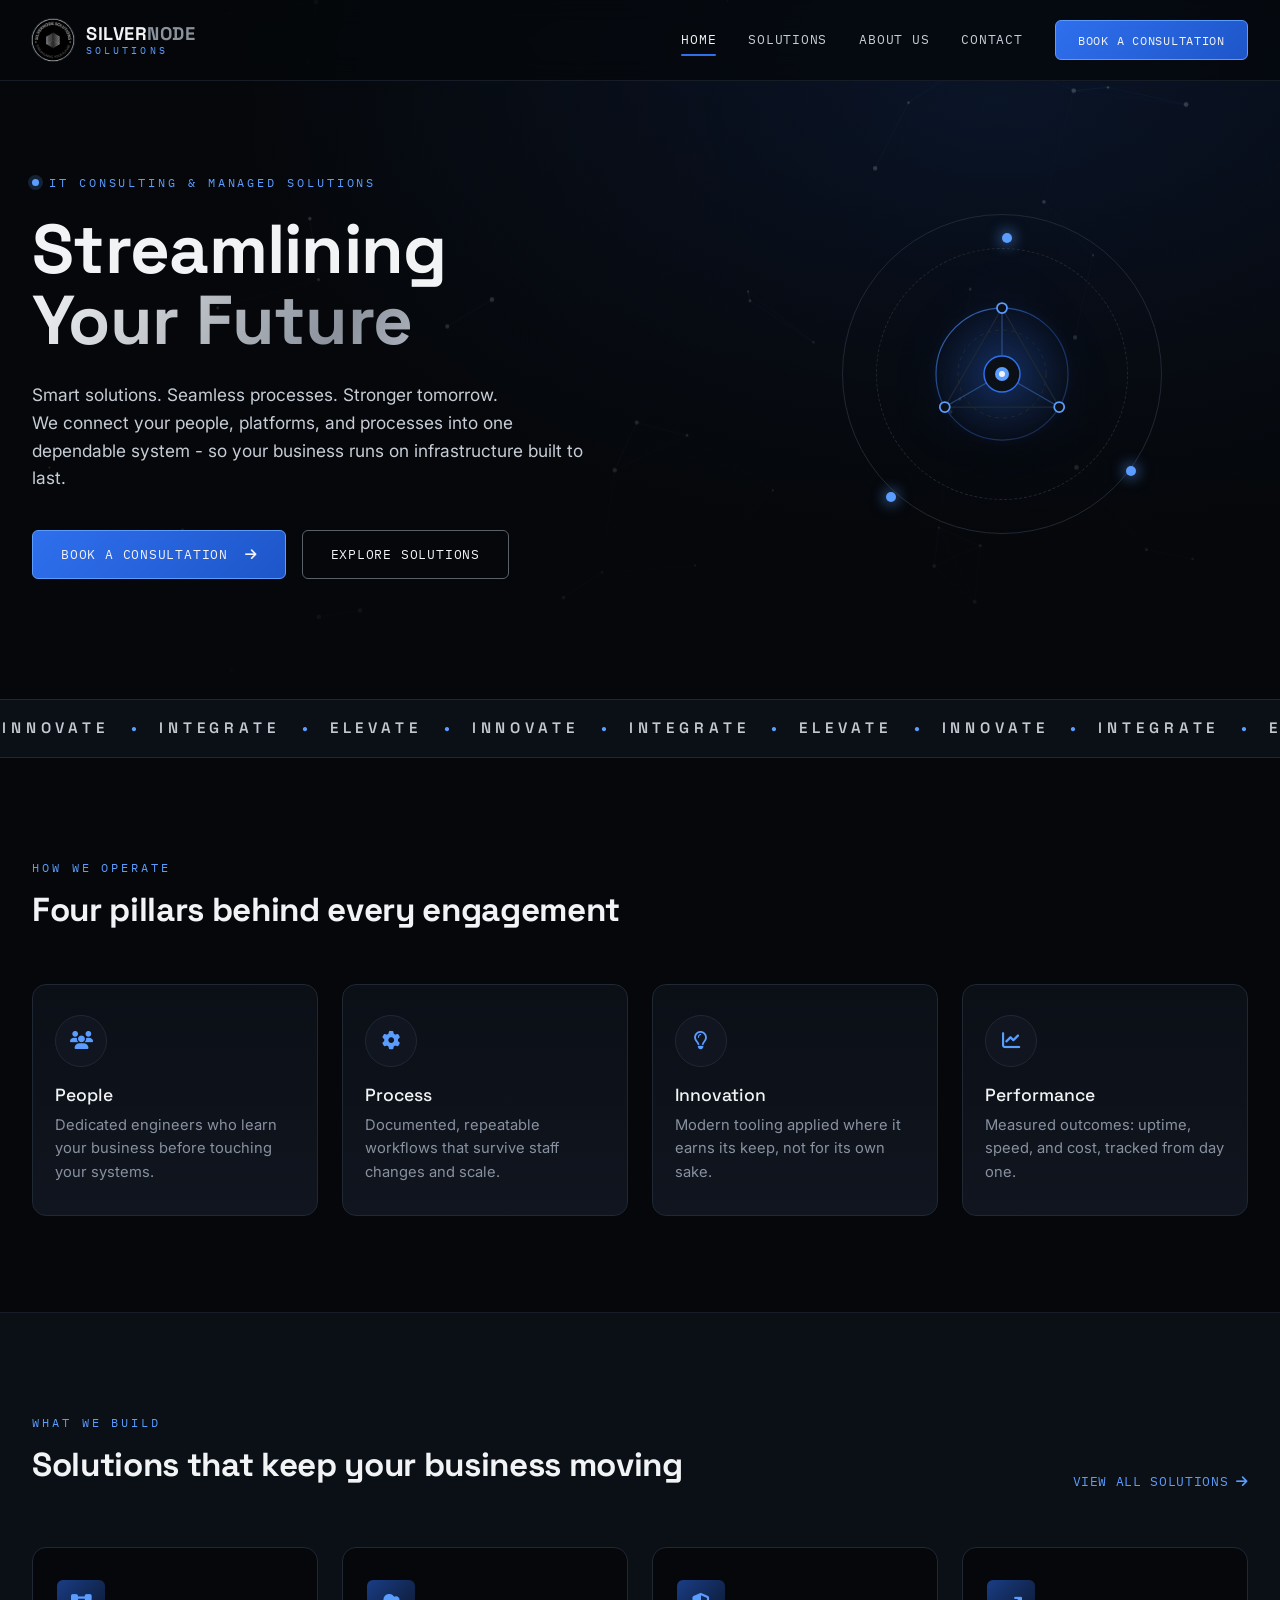
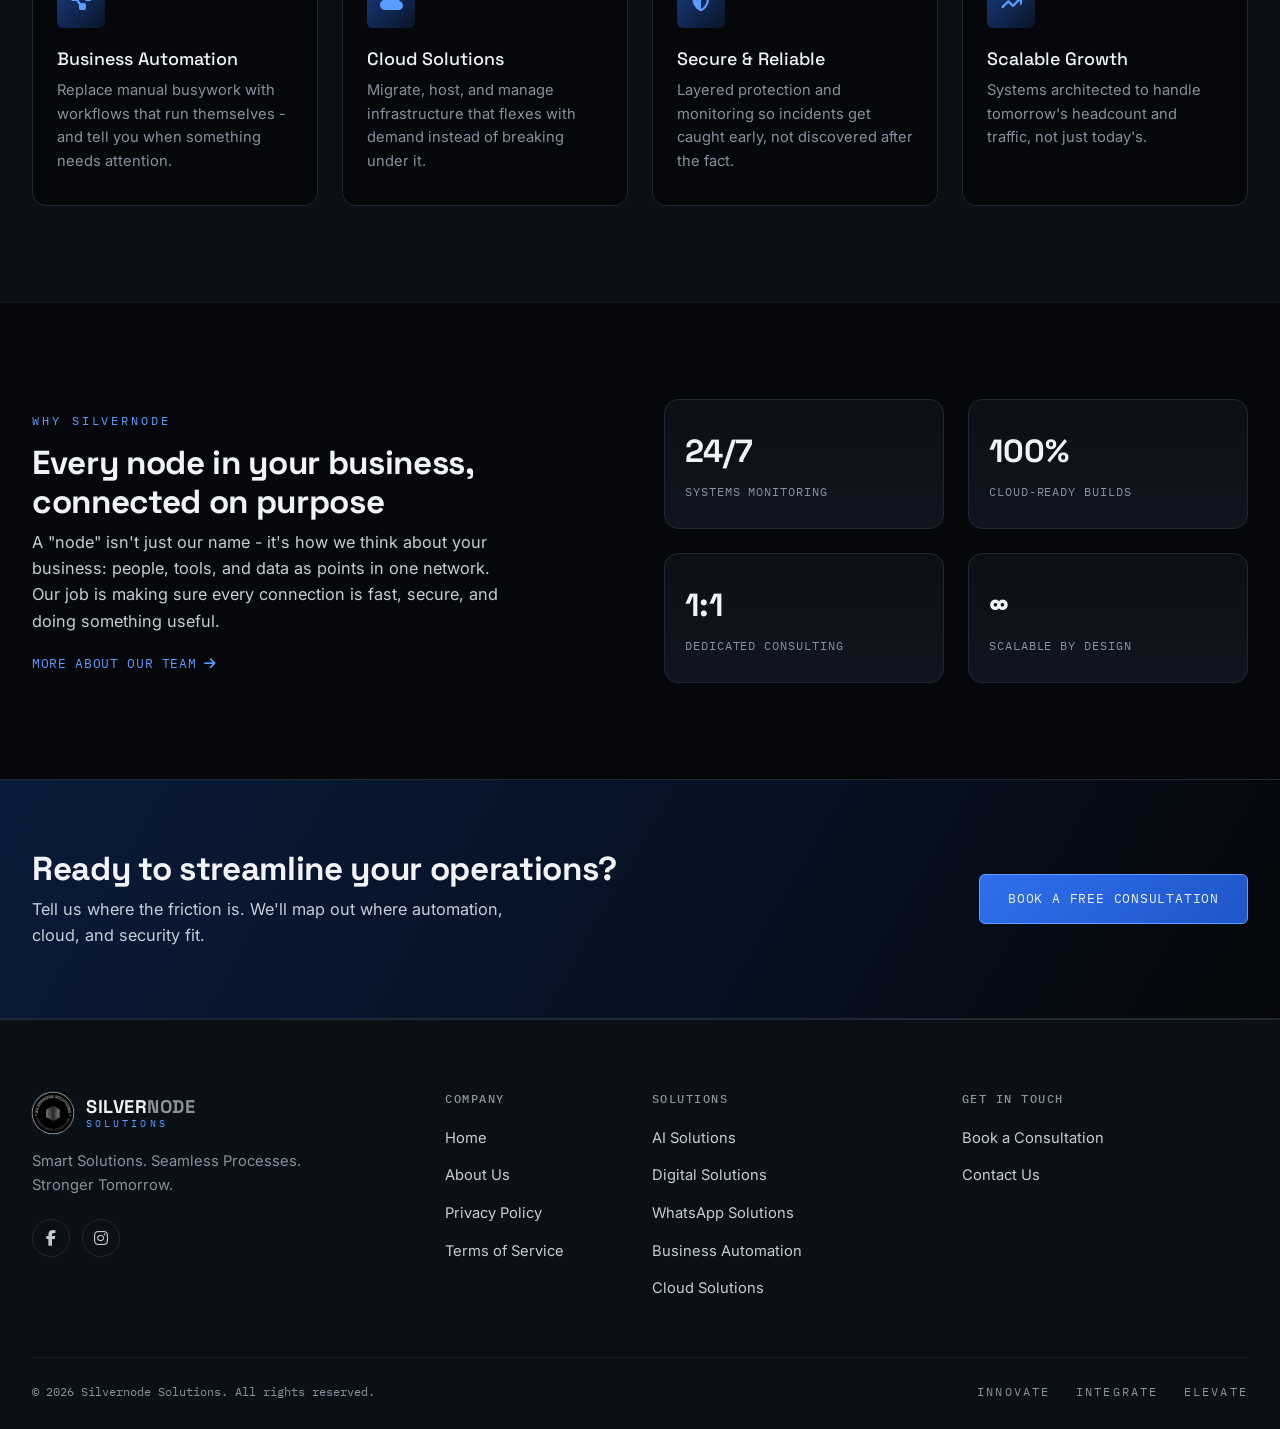
<file: index.html>
<!DOCTYPE html>
<html lang="en">
<head>
<meta charset="UTF-8" />
<meta name="viewport" content="width=device-width, initial-scale=1.0" />
<meta name="color-scheme" content="dark">
<title>Silvernode Solutions - Streamlining Your Future</title>
<meta name="description" content="Silvernode Solutions delivers business automation, cloud infrastructure, and secure, scalable systems built for growth." />

  <!-- Open Graph / LinkedIn Preview Tags -->
<meta property="og:type" content="website" />
<meta property="og:url" content="https://silvernodesolutions.com" />
<meta property="og:title" content="Silvernode Solutions - Streamlining Your Future" />
<meta property="og:description" content="Silvernode Solutions delivers business automation, cloud infrastructure, and secure, scalable systems built for growth." />
<meta property="og:image" content="https://silvernodesolutions.com/assets/logo.jpg" />
  
<!-- Bootstrap 5 -->
<link href="https://cdnjs.cloudflare.com/ajax/libs/bootstrap/5.3.3/css/bootstrap.min.css" rel="stylesheet">
<!-- Icons -->
<link rel="stylesheet" href="https://cdnjs.cloudflare.com/ajax/libs/font-awesome/6.5.2/css/all.min.css">
<!-- Fonts -->
<link rel="preconnect" href="https://fonts.googleapis.com">
<link href="https://fonts.googleapis.com/css2?family=Space+Grotesk:wght@400;500;600;700&family=Inter:wght@400;500;600&family=IBM+Plex+Mono:wght@400;500&display=swap" rel="stylesheet">

<link rel="stylesheet" href="css/style.css">
<link rel="icon" type="image/png" href="/assets/favicon.png">
</head>
<body>

<!-- ================= NAV ================= -->
<nav class="sn-nav navbar navbar-expand-lg fixed-top">
  <div class="container">
    <a class="navbar-brand sn-brand" href="/">
      <img src="assets/logo.jpg" alt="Silvernode Solutions" class="sn-brand-mark">
      <span class="sn-brand-text">
        <span class="sn-brand-silver">SILVER<span class="sn-brand-grey">NODE</span></span>
        <span class="sn-brand-sub">SOLUTIONS</span>
      </span>
    </a>
    <button class="navbar-toggler" type="button" data-bs-toggle="collapse" data-bs-target="#snNavbar" aria-label="Toggle navigation">
      <span class="sn-toggler-icon"><i class="fa-solid fa-bars"></i></span>
    </button>
    <div class="collapse navbar-collapse" id="snNavbar">
      <ul class="navbar-nav ms-auto align-items-lg-center">
        <li class="nav-item"><a class="nav-link active" href="/">Home</a></li>
        <li class="nav-item"><a class="nav-link" href="/solutions">Solutions</a></li>

        <li class="nav-item"><a class="nav-link" href="/about">About Us</a></li>
        <li class="nav-item"><a class="nav-link" href="/contact">Contact</a></li>
        <li class="nav-item ms-lg-3">
          <a class="btn sn-btn-primary" href="/consultation">Book a Consultation</a>
        </li>
      </ul>
    </div>
  </div>
</nav>

<!-- ================= HERO ================= -->
<header class="sn-hero">
  <canvas id="snNodeCanvas" class="sn-node-canvas" aria-hidden="true"></canvas>
  <div class="sn-hero-fade"></div>

  <div class="container position-relative">
    <div class="row align-items-center">
      <div class="col-lg-7">
        <p class="sn-eyebrow"><span class="sn-eyebrow-dot"></span>IT CONSULTING &amp; MANAGED SOLUTIONS</p>
        <h1 class="sn-h1">
          <span class="sn-h1-line1">Streamlining</span>
          <span class="sn-h1-line2">Your Future</span>
        </h1>
        <p class="sn-lede">Smart solutions. Seamless processes. Stronger tomorrow.<br class="d-none d-md-block">
        We connect your people, platforms, and processes into one dependable system - so your business runs on infrastructure built to last.</p>
        <div class="d-flex flex-wrap gap-3 sn-hero-ctas">
          <a href="/consultation" class="btn sn-btn-primary sn-btn-lg">Book a Consultation <i class="fa-solid fa-arrow-right ms-2"></i></a>
          <a href="/solutions" class="btn sn-btn-outline sn-btn-lg">Explore Solutions</a>
        </div>
      </div>
      <div class="col-lg-5 d-none d-lg-flex justify-content-center">
        <div class="sn-hero-node" aria-hidden="true">
          <div class="sn-hero-ring sn-hero-ring-1"></div>
          <div class="sn-hero-ring sn-hero-ring-2"></div>
          <svg class="sn-node-hub" viewBox="0 0 180 180" width="180" height="180" fill="none" xmlns="http://www.w3.org/2000/svg">
            <defs>
              <linearGradient id="snHubRingGrad" x1="24" y1="20" x2="156" y2="160" gradientUnits="userSpaceOnUse">
                <stop offset="0%" stop-color="#5b9dff" stop-opacity="0.75" />
                <stop offset="50%" stop-color="#2f6fed" stop-opacity="0.35" />
                <stop offset="100%" stop-color="#202834" stop-opacity="0.8" />
              </linearGradient>
              <radialGradient id="snHubGlow" cx="50%" cy="50%" r="50%">
                <stop offset="0%" stop-color="#2f6fed" stop-opacity="0.24" />
                <stop offset="100%" stop-color="#2f6fed" stop-opacity="0" />
              </radialGradient>
            </defs>

            <!-- Ambient signal glow -->
            <circle cx="90" cy="90" r="76" fill="url(#snHubGlow)" />

            <!-- Precision outer & inner orbital tracks -->
            <circle cx="90" cy="90" r="66" stroke="url(#snHubRingGrad)" stroke-width="1.25" />
            <circle cx="90" cy="90" r="44" stroke="#202834" stroke-width="1" stroke-dasharray="4 4" />

            <!-- Interconnected network links -->
            <line x1="90" y1="24" x2="147.2" y2="123" stroke="#202834" stroke-width="1.25" />
            <line x1="147.2" y1="123" x2="32.8" y2="123" stroke="#202834" stroke-width="1.25" />
            <line x1="32.8" y1="123" x2="90" y2="24" stroke="#202834" stroke-width="1.25" />

            <!-- Radial lines to core node -->
            <line x1="90" y1="24" x2="90" y2="90" stroke="#5b9dff" stroke-opacity="0.35" stroke-width="1.25" />
            <line x1="147.2" y1="123" x2="90" y2="90" stroke="#5b9dff" stroke-opacity="0.35" stroke-width="1.25" />
            <line x1="32.8" y1="123" x2="90" y2="90" stroke="#5b9dff" stroke-opacity="0.35" stroke-width="1.25" />

            <!-- Three perimeter nodes -->
            <circle cx="90" cy="24" r="5" fill="#0b0f16" stroke="#5b9dff" stroke-width="1.75" />
            <circle cx="147.2" cy="123" r="5" fill="#0b0f16" stroke="#5b9dff" stroke-width="1.75" />
            <circle cx="32.8" cy="123" r="5" fill="#0b0f16" stroke="#5b9dff" stroke-width="1.75" />

            <!-- Central Silvernode core -->
            <circle cx="90" cy="90" r="18" fill="#0b0f16" stroke="#2f6fed" stroke-width="1.5" />
            <circle cx="90" cy="90" r="7" fill="#5b9dff" />
            <circle cx="90" cy="90" r="3" fill="#f1f3f5" />
          </svg>
          <span class="sn-orbit-node sn-orbit-node-a"></span>
          <span class="sn-orbit-node sn-orbit-node-b"></span>
          <span class="sn-orbit-node sn-orbit-node-c"></span>
        </div>
      </div>
    </div>
  </div>
</header>

<!-- ================= MARQUEE ================= -->
<div class="sn-marquee">
  <div class="sn-marquee-track">
    <div class="sn-marquee-group">
      <span>INNOVATE</span><span class="sn-marquee-dot">•</span>
      <span>INTEGRATE</span><span class="sn-marquee-dot">•</span>
      <span>ELEVATE</span><span class="sn-marquee-dot">•</span>
      <span>INNOVATE</span><span class="sn-marquee-dot">•</span>
      <span>INTEGRATE</span><span class="sn-marquee-dot">•</span>
      <span>ELEVATE</span><span class="sn-marquee-dot">•</span>
      <span>INNOVATE</span><span class="sn-marquee-dot">•</span>
      <span>INTEGRATE</span><span class="sn-marquee-dot">•</span>
      <span>ELEVATE</span><span class="sn-marquee-dot">•</span>
      <span>INNOVATE</span><span class="sn-marquee-dot">•</span>
      <span>INTEGRATE</span><span class="sn-marquee-dot">•</span>
      <span>ELEVATE</span><span class="sn-marquee-dot">•</span>
    </div>
    <div class="sn-marquee-group" aria-hidden="true">
      <span>INNOVATE</span><span class="sn-marquee-dot">•</span>
      <span>INTEGRATE</span><span class="sn-marquee-dot">•</span>
      <span>ELEVATE</span><span class="sn-marquee-dot">•</span>
      <span>INNOVATE</span><span class="sn-marquee-dot">•</span>
      <span>INTEGRATE</span><span class="sn-marquee-dot">•</span>
      <span>ELEVATE</span><span class="sn-marquee-dot">•</span>
      <span>INNOVATE</span><span class="sn-marquee-dot">•</span>
      <span>INTEGRATE</span><span class="sn-marquee-dot">•</span>
      <span>ELEVATE</span><span class="sn-marquee-dot">•</span>
      <span>INNOVATE</span><span class="sn-marquee-dot">•</span>
      <span>INTEGRATE</span><span class="sn-marquee-dot">•</span>
      <span>ELEVATE</span><span class="sn-marquee-dot">•</span>
    </div>
  </div>
</div>

<!-- ================= PILLARS ================= -->
<section class="sn-section sn-pillars">
  <div class="container">
    <div class="sn-section-head">
      <p class="sn-eyebrow sn-eyebrow-static">HOW WE OPERATE</p>
      <h2 class="sn-h2">Four pillars behind every engagement</h2>
    </div>
    <div class="row g-4">
      <div class="col-6 col-lg-3">
        <div class="sn-pillar">
          <div class="sn-pillar-icon"><i class="fa-solid fa-users"></i></div>
          <h3>People</h3>
          <p>Dedicated engineers who learn your business before touching your systems.</p>
        </div>
      </div>
      <div class="col-6 col-lg-3">
        <div class="sn-pillar">
          <div class="sn-pillar-icon"><i class="fa-solid fa-gear"></i></div>
          <h3>Process</h3>
          <p>Documented, repeatable workflows that survive staff changes and scale.</p>
        </div>
      </div>
      <div class="col-6 col-lg-3">
        <div class="sn-pillar">
          <div class="sn-pillar-icon"><i class="fa-regular fa-lightbulb"></i></div>
          <h3>Innovation</h3>
          <p>Modern tooling applied where it earns its keep, not for its own sake.</p>
        </div>
      </div>
      <div class="col-6 col-lg-3">
        <div class="sn-pillar">
          <div class="sn-pillar-icon"><i class="fa-solid fa-chart-line"></i></div>
          <h3>Performance</h3>
          <p>Measured outcomes: uptime, speed, and cost, tracked from day one.</p>
        </div>
      </div>
    </div>
  </div>
</section>

<!-- ================= SOLUTIONS PREVIEW ================= -->
<section class="sn-section sn-solutions">
  <div class="container">
    <div class="sn-section-head sn-section-head-split">
      <div>
        <p class="sn-eyebrow sn-eyebrow-static">WHAT WE BUILD</p>
        <h2 class="sn-h2">Solutions that keep your business moving</h2>
      </div>
      <a href="/solutions" class="sn-textlink d-none d-md-inline-flex">View all solutions <i class="fa-solid fa-arrow-right ms-2"></i></a>
    </div>

    <div class="row g-4">
      <div class="col-md-6 col-xl-3">
        <div class="sn-card">
          <div class="sn-card-icon"><i class="fa-solid fa-diagram-project"></i></div>
          <h3>Business Automation</h3>
          <p>Replace manual busywork with workflows that run themselves - and tell you when something needs attention.</p>
        </div>
      </div>
      <div class="col-md-6 col-xl-3">
        <div class="sn-card">
          <div class="sn-card-icon"><i class="fa-solid fa-cloud"></i></div>
          <h3>Cloud Solutions</h3>
          <p>Migrate, host, and manage infrastructure that flexes with demand instead of breaking under it.</p>
        </div>
      </div>
      <div class="col-md-6 col-xl-3">
        <div class="sn-card">
          <div class="sn-card-icon"><i class="fa-solid fa-shield-halved"></i></div>
          <h3>Secure &amp; Reliable</h3>
          <p>Layered protection and monitoring so incidents get caught early, not discovered after the fact.</p>
        </div>
      </div>
      <div class="col-md-6 col-xl-3">
        <div class="sn-card">
          <div class="sn-card-icon"><i class="fa-solid fa-arrow-trend-up"></i></div>
          <h3>Scalable Growth</h3>
          <p>Systems architected to handle tomorrow's headcount and traffic, not just today's.</p>
        </div>
      </div>
    </div>
  </div>
</section>

<!-- ================= ABOUT / QUOTE BAND ================= -->
<section class="sn-section sn-about-band">
  <div class="container">
    <div class="row align-items-center g-5">
      <div class="col-lg-6">
        <p class="sn-eyebrow sn-eyebrow-static">WHY SILVERNODE</p>
        <h2 class="sn-h2">Every node in your business, connected on purpose</h2>
        <p class="sn-body-lg">A "node" isn't just our name - it's how we think about your business: people, tools, and data as points in one network. Our job is making sure every connection is fast, secure, and doing something useful.</p>
        <a href="/about" class="sn-textlink">More about our team <i class="fa-solid fa-arrow-right ms-2"></i></a>
      </div>
      <div class="col-lg-6">
        <div class="row g-4">
          <div class="col-6">
            <div class="sn-stat">
              <span class="sn-stat-num">24/7</span>
              <span class="sn-stat-label">Systems Monitoring</span>
            </div>
          </div>
          <div class="col-6">
            <div class="sn-stat">
              <span class="sn-stat-num">100%</span>
              <span class="sn-stat-label">Cloud-Ready Builds</span>
            </div>
          </div>
          <div class="col-6">
            <div class="sn-stat">
              <span class="sn-stat-num">1:1</span>
              <span class="sn-stat-label">Dedicated Consulting</span>
            </div>
          </div>
          <div class="col-6">
            <div class="sn-stat">
              <span class="sn-stat-num">&infin;</span>
              <span class="sn-stat-label">Scalable by Design</span>
            </div>
          </div>
        </div>
      </div>
    </div>
  </div>
</section>

<!-- ================= CTA BAND ================= -->
<section class="sn-cta-band">
  <div class="container">
    <div class="sn-cta-inner">
      <div>
        <h2 class="sn-h2 mb-2">Ready to streamline your operations?</h2>
        <p class="sn-body-lg mb-0">Tell us where the friction is. We'll map out where automation, cloud, and security fit.</p>
      </div>
      <a href="/consultation" class="btn sn-btn-primary sn-btn-lg flex-shrink-0">Book a Free Consultation</a>
    </div>
  </div>
</section>

<!-- ================= FOOTER ================= -->
<footer class="sn-footer">
  <div class="container">
    <div class="row g-4">
      <div class="col-lg-4">
        <a class="sn-brand sn-footer-brand" href="/">
          <img src="/assets/logo.jpg" alt="Silvernode Solutions" class="sn-brand-mark">
          <span class="sn-brand-text">
            <span class="sn-brand-silver">SILVER<span class="sn-brand-grey">NODE</span></span>
            <span class="sn-brand-sub">SOLUTIONS</span>
          </span>
        </a>
        <p class="sn-footer-tag">Smart Solutions. Seamless Processes. Stronger Tomorrow.</p>
        <div class="sn-social">
          <a href="https://www.facebook.com/groups/1242456967218018/user/61590577081690/" target="_blank" rel="noopener" aria-label="Silvernode Solutions on Facebook"><i class="fa-brands fa-facebook-f"></i></a>
          <a href="https://www.instagram.com/silvernodesolutions/" target="_blank" rel="noopener" aria-label="Silvernode Solutions on Instagram"><i class="fa-brands fa-instagram"></i></a>
        </div>
      </div>
      <div class="col-6 col-lg-2">
        <h4 class="sn-footer-head">Company</h4>
        <ul class="sn-footer-links">
          <li><a href="/">Home</a></li>
          <li><a href="/about">About Us</a></li>
          <li><a href="/privacy-policy/">Privacy Policy</a></li>
          <li><a href="/terms-of-service/">Terms of Service</a></li>
        </ul>
      </div>
      <div class="col-6 col-lg-3">
        <h4 class="sn-footer-head">Solutions</h4>
        <ul class="sn-footer-links">
          <li><a href="/solutions#tab-ai">AI Solutions</a></li>
          <li><a href="/solutions#tab-digital">Digital Solutions</a></li>
          <li><a href="/solutions#tab-whatsapp">WhatsApp Solutions</a></li>
          <li><a href="/solutions#tab-automation">Business Automation</a></li>
          <li><a href="/solutions#tab-cloud">Cloud Solutions</a></li>
        </ul>
      </div>
      <div class="col-lg-3">
        <h4 class="sn-footer-head">Get in touch</h4>
        <ul class="sn-footer-links">
          <li><a href="/consultation">Book a Consultation</a></li>
          <li><a href="/contact">Contact Us</a></li>
        </ul>
      </div>
    </div>
    <div class="sn-footer-bottom">
      <span>&copy; <span id="snYear"></span> Silvernode Solutions. All rights reserved.</span>
      <span class="sn-footer-motto">INNOVATE <i class="sn-dot"></i> INTEGRATE <i class="sn-dot"></i> ELEVATE</span>
    </div>
  </div>
</footer>

<script src="https://cdnjs.cloudflare.com/ajax/libs/bootstrap/5.3.3/js/bootstrap.bundle.min.js"></script>
<script src="/js/script.js"></script>
</body>
</html>
</file>
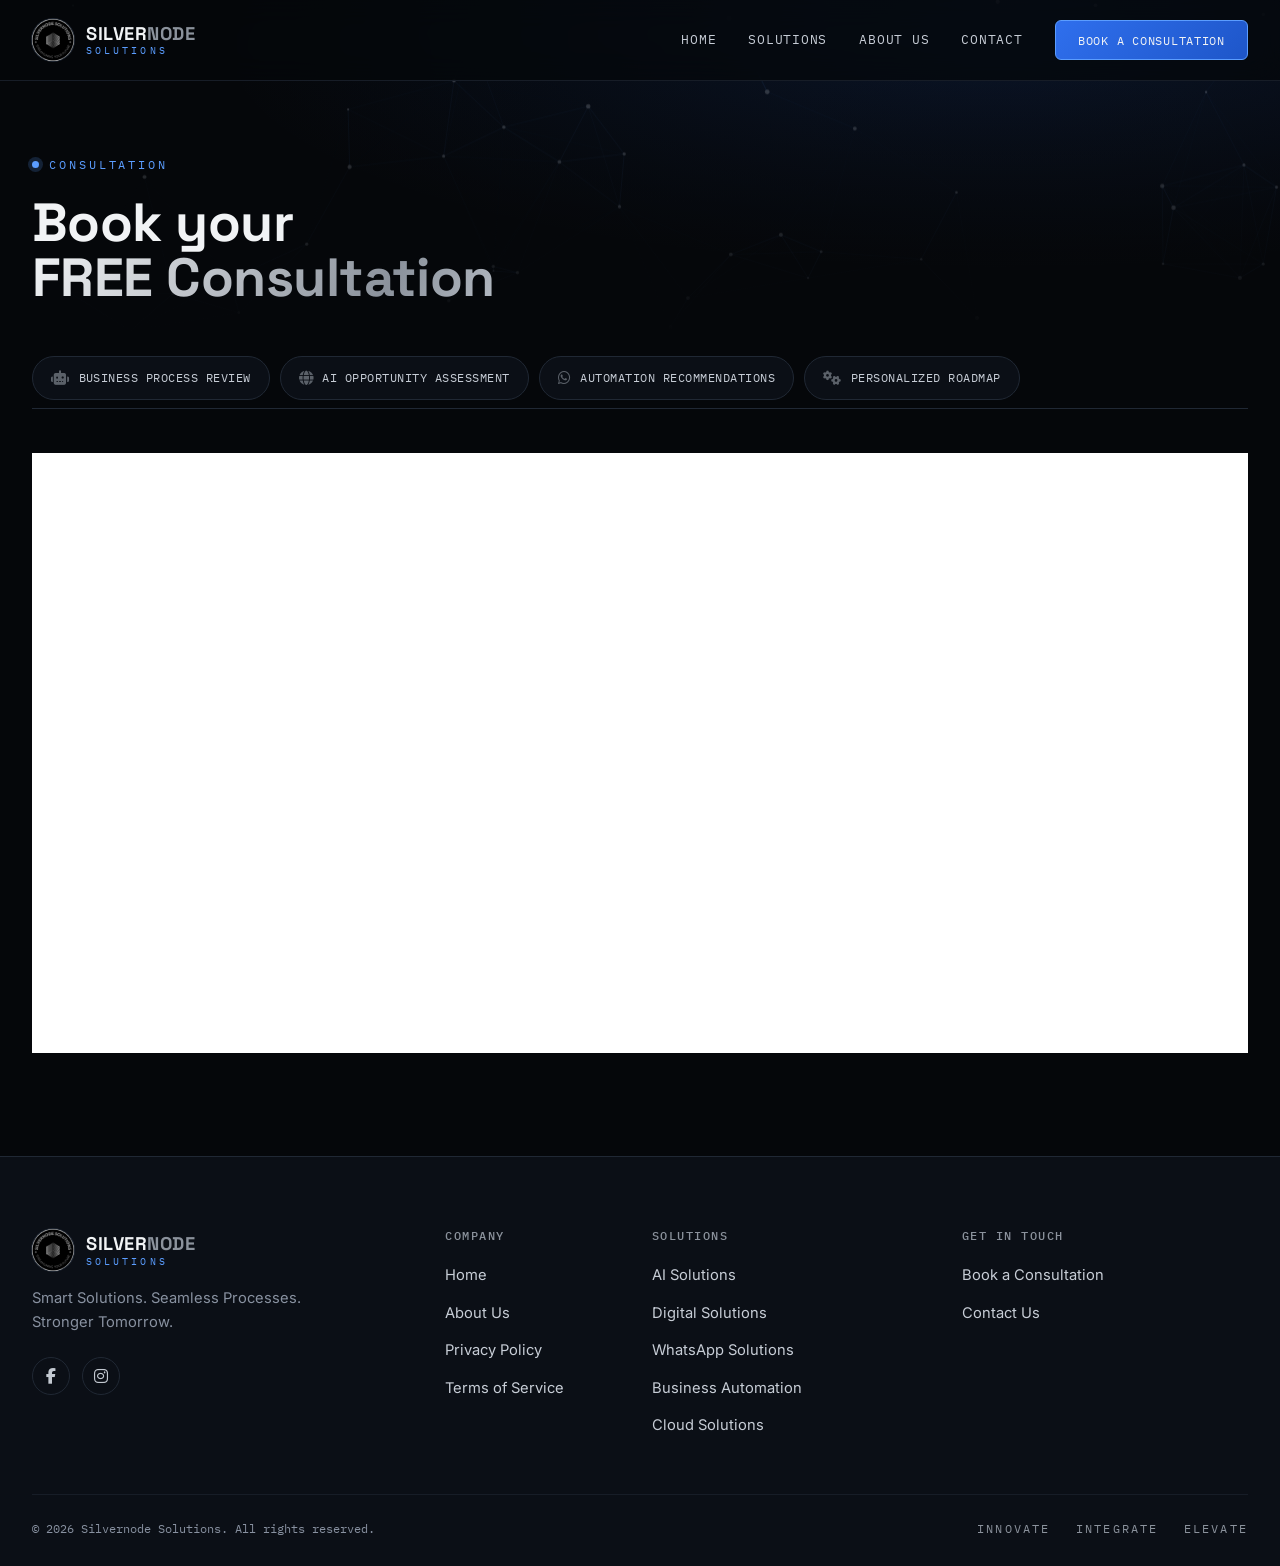
<file: consultation/index.html>
<!DOCTYPE html>
<html lang="en">
<head>
<meta charset="UTF-8" />
<meta name="viewport" content="width=device-width, initial-scale=1.0" />
<meta name="color-scheme" content="dark">
<title>Consultation - Silvernode Solutions</title>
<meta name="description" content="AI, digital, WhatsApp, business automation, and cloud solutions from Silvernode Solutions - built to streamline how your business runs." />

<!-- Bootstrap 5 -->
<link href="https://cdnjs.cloudflare.com/ajax/libs/bootstrap/5.3.3/css/bootstrap.min.css" rel="stylesheet">
<!-- Icons -->
<link rel="stylesheet" href="https://cdnjs.cloudflare.com/ajax/libs/font-awesome/6.5.2/css/all.min.css">
<!-- Fonts -->
<link rel="preconnect" href="https://fonts.googleapis.com">
<link href="https://fonts.googleapis.com/css2?family=Space+Grotesk:wght@400;500;600;700&family=Inter:wght@400;500;600&family=IBM+Plex+Mono:wght@400;500&display=swap" rel="stylesheet">

<link rel="stylesheet" href="/css/style.css">
  
<style>
.sn-solutions-tabs .sn-tab-btn {
  cursor: default;
}

.sn-solutions-tabs .sn-tab-btn:hover {
  background: linear-gradient(135deg, var(--blue), #1e56c9);
  border-color: var(--blue-bright);
  color: var(--silver-1);
  box-shadow: 0 10px 24px -12px rgba(47,111,237,0.55);
}

.sn-solutions-tabs .sn-tab-btn:hover i {
  color: var(--silver-1);
}
</style>

<link rel="icon" type="image/png" href="/assets/favicon.png">
</head>
<body>

<!-- ================= NAV ================= -->
<nav class="sn-nav navbar navbar-expand-lg fixed-top">
  <div class="container">
    <a class="navbar-brand sn-brand" href="/">
      <img src="/assets/logo.jpg" alt="Silvernode Solutions" class="sn-brand-mark">
      <span class="sn-brand-text">
        <span class="sn-brand-silver">SILVER<span class="sn-brand-grey">NODE</span></span>
        <span class="sn-brand-sub">SOLUTIONS</span>
      </span>
    </a>
    <button class="navbar-toggler" type="button" data-bs-toggle="collapse" data-bs-target="#snNavbar" aria-label="Toggle navigation">
      <span class="sn-toggler-icon"><i class="fa-solid fa-bars"></i></span>
    </button>
    <div class="collapse navbar-collapse" id="snNavbar">
      <ul class="navbar-nav ms-auto align-items-lg-center">
        <li class="nav-item"><a class="nav-link" href="/">Home</a></li>
        <li class="nav-item"><a class="nav-link" href="/solutions">Solutions</a></li>
        <li class="nav-item"><a class="nav-link" href="/about">About Us</a></li>
        <li class="nav-item"><a class="nav-link" href="/contact">Contact</a></li>
        <li class="nav-item ms-lg-3">
          <a class="btn sn-btn-primary" href="/consultation">Book a Consultation</a>
        </li>
      </ul>
    </div>
  </div>
</nav>

<!-- ================= PAGE HERO ================= -->
<header class="sn-hero sn-hero-inner solutionsPage" style="padding-bottom: 0px !important;">
  <canvas id="snNodeCanvas" class="sn-node-canvas" aria-hidden="true"></canvas>
  <div class="sn-hero-fade"></div>

  <div class="container position-relative">
    <div class="row">
      <div class="col-lg-8">
        <p class="sn-eyebrow"><span class="sn-eyebrow-dot"></span>CONSULTATION</p>
        <h1 class="sn-h1 sn-h1-inner">
          <span class="sn-h1-line1">Book your</span>
          <span class="sn-h1-line2">FREE Consultation</span>
        </h1>
      </div>
    </div>
  </div>
</header>

<!-- ================= SOLUTIONS TABS ================= -->
<section class="sn-section sn-solutions-tabs">
  <div class="container">

    <!-- Tab nav -->      
<ul class="nav sn-tab-nav">
  <li class="nav-item" role="presentation">
    <span class="sn-tab-btn">
      <i class="fa-solid fa-robot"></i> Business Process Review
    </span>
  </li>

  <li class="nav-item" role="presentation">
    <span class="sn-tab-btn">
      <i class="fa-solid fa-globe"></i> AI Opportunity Assessment
    </span>
  </li>

  <li class="nav-item" role="presentation">
    <span class="sn-tab-btn">
      <i class="fa-brands fa-whatsapp"></i> Automation Recommendations
    </span>
  </li>

  <li class="nav-item" role="presentation">
    <span class="sn-tab-btn">
      <i class="fa-solid fa-gears"></i> Personalized Roadmap
    </span>
  </li>
</ul>

    <!-- Tab panels -->
    <div class="tab-content sn-tab-content" id="solutionsTabContent">

      <!-- AI SOLUTIONS -->
    <!-- Google Calendar Appointment Scheduling begin -->
<iframe src="https://calendar.google.com/calendar/appointments/schedules/AcZssZ3k2vAQl40iSTPR45aESQBA-tAPVaHDFEZYYR24N_bw3UmyN-S80lMIYbMq9Jctuq6nxKw8kkKO?gv=true" style="border: 0" width="100%" height="600" frameborder="0"></iframe>
<!-- end Google Calendar Appointment Scheduling -->



    </div>
  </div>
</section>
  

<!-- ================= FOOTER ================= -->
<footer class="sn-footer">
  <div class="container">
    <div class="row g-4">
      <div class="col-lg-4">
        <a class="sn-brand sn-footer-brand" href="/">
          <img src="/assets/logo.jpg" alt="Silvernode Solutions" class="sn-brand-mark">
          <span class="sn-brand-text">
            <span class="sn-brand-silver">SILVER<span class="sn-brand-grey">NODE</span></span>
            <span class="sn-brand-sub">SOLUTIONS</span>
          </span>
        </a>
        <p class="sn-footer-tag">Smart Solutions. Seamless Processes. Stronger Tomorrow.</p>
        <div class="sn-social">
          <a href="https://www.facebook.com/groups/1242456967218018/user/61590577081690/" target="_blank" rel="noopener" aria-label="Silvernode Solutions on Facebook"><i class="fa-brands fa-facebook-f"></i></a>
          <a href="https://www.instagram.com/silvernodesolutions/" target="_blank" rel="noopener" aria-label="Silvernode Solutions on Instagram"><i class="fa-brands fa-instagram"></i></a>
        </div>
      </div>
      <div class="col-6 col-lg-2">
        <h4 class="sn-footer-head">Company</h4>
        <ul class="sn-footer-links">
          <li><a href="/">Home</a></li>
          <li><a href="/about">About Us</a></li>
          <li><a href="/privacy-policy/">Privacy Policy</a></li>
          <li><a href="/terms-of-service/">Terms of Service</a></li>
        </ul>
      </div>
      <div class="col-6 col-lg-3">
        <h4 class="sn-footer-head">Solutions</h4>
        <ul class="sn-footer-links">
          <li><a href="/solutions#tab-ai">AI Solutions</a></li>
          <li><a href="/solutions#tab-digital">Digital Solutions</a></li>
          <li><a href="/solutions#tab-whatsapp">WhatsApp Solutions</a></li>
          <li><a href="/solutions#tab-automation">Business Automation</a></li>
          <li><a href="/solutions#tab-cloud">Cloud Solutions</a></li>
        </ul>
      </div>
      <div class="col-lg-3">
        <h4 class="sn-footer-head">Get in touch</h4>
        <ul class="sn-footer-links">
          <li><a href="/consultation">Book a Consultation</a></li>
          <li><a href="/contact">Contact Us</a></li>
        </ul>
      </div>
    </div>
    <div class="sn-footer-bottom">
      <span>&copy; <span id="snYear"></span> Silvernode Solutions. All rights reserved.</span>
      <span class="sn-footer-motto">INNOVATE <i class="sn-dot"></i> INTEGRATE <i class="sn-dot"></i> ELEVATE</span>
    </div>
  </div>
</footer>

<script src="https://cdnjs.cloudflare.com/ajax/libs/bootstrap/5.3.3/js/bootstrap.bundle.min.js"></script>
<script src="/js/script.js"></script>
</body>
</html>
</file>
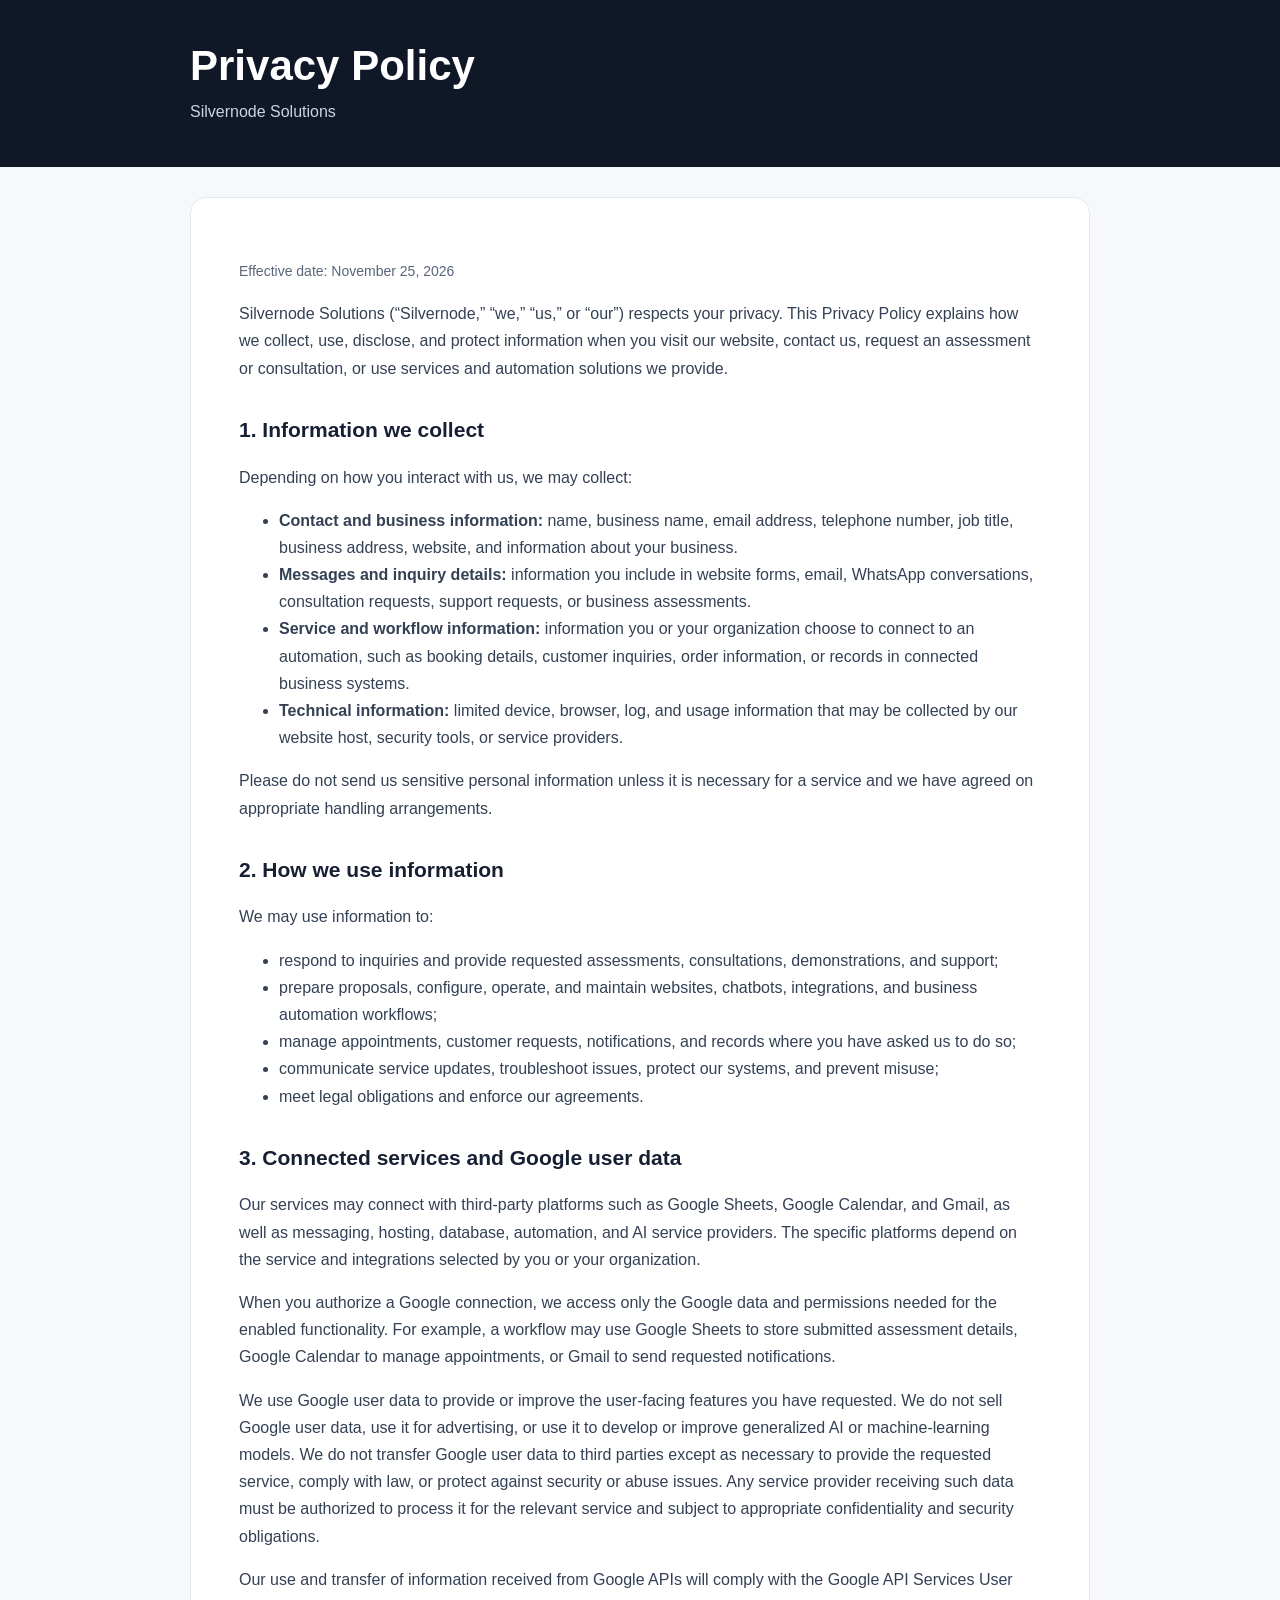
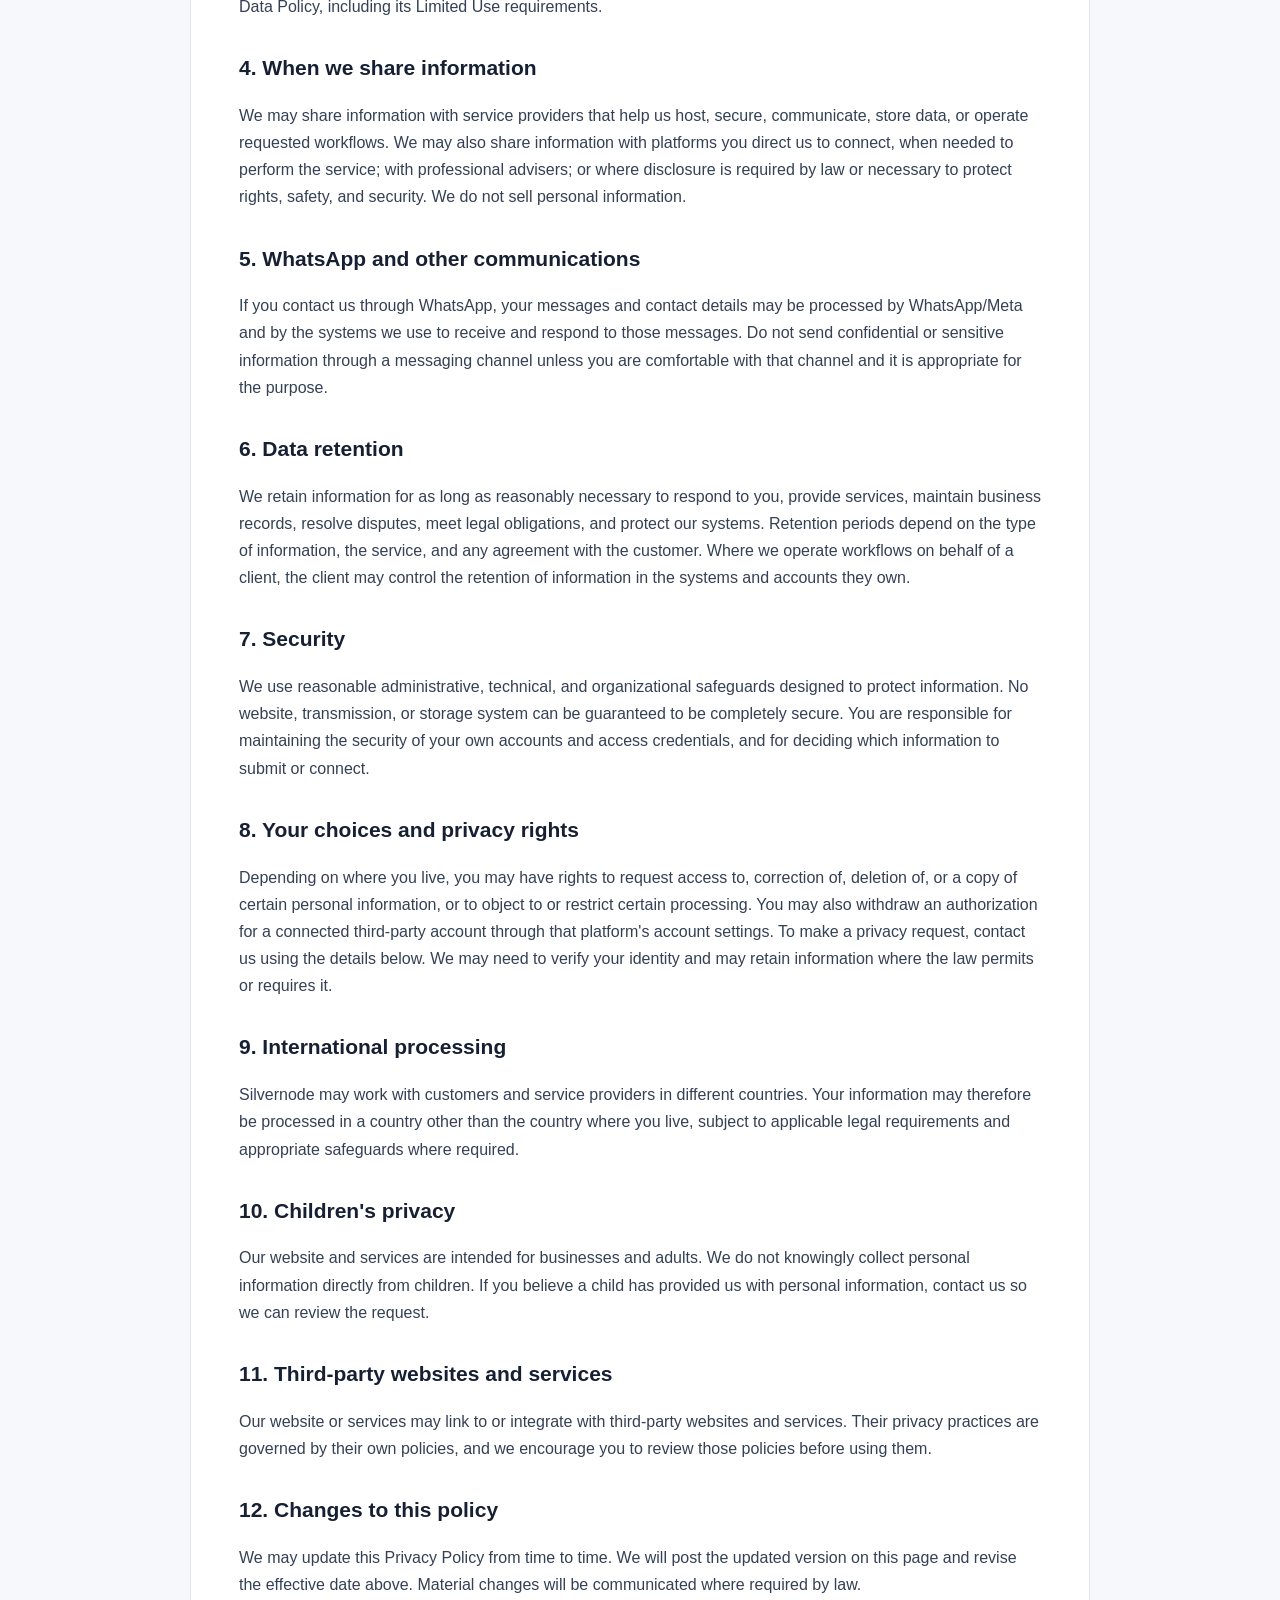
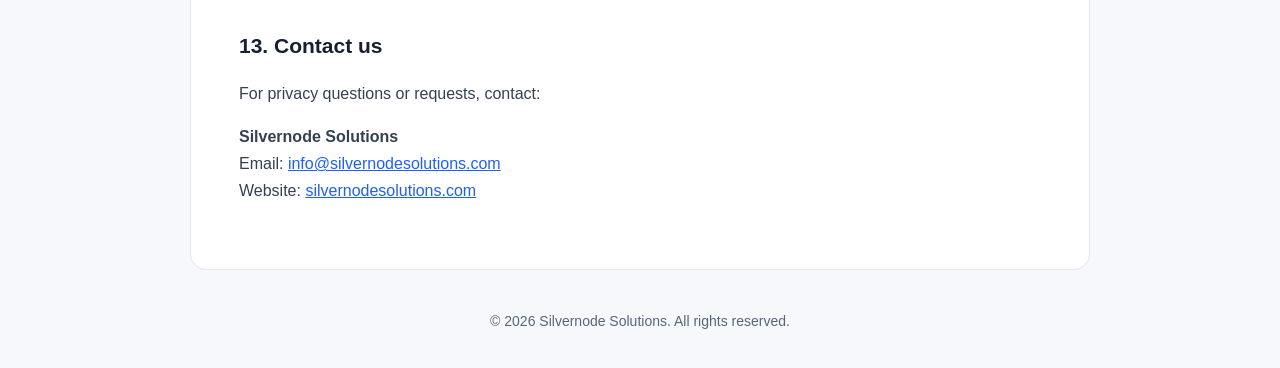
<file: privacy-policy/index.html>
<!doctype html>
<html lang="en">
<head>
  <meta charset="utf-8">
  <meta name="viewport" content="width=device-width, initial-scale=1">
  <meta name="color-scheme" content="dark">
  <title>Privacy Policy | Silvernode Solutions</title>
  <meta name="description" content="Learn how Silvernode Solutions collects, uses, stores, and protects personal information.">
  <style>
    :root{color-scheme:light;--ink:#172033;--muted:#596579;--line:#e3e8f0;--blue:#1e5eff;--bg:#f6f8fc}
    *{box-sizing:border-box}body{margin:0;background:var(--bg);color:var(--ink);font:16px/1.7 Arial,Helvetica,sans-serif}
    header{background:#101827;color:#fff;padding:42px 22px}header .wrap,main{max-width:900px;margin:auto}
    header p{color:#cbd5e1;margin:8px 0 0}h1{font-size:clamp(30px,5vw,42px);line-height:1.15;margin:0}
    main{background:#fff;margin:30px auto;padding:clamp(22px,5vw,48px);border:1px solid var(--line);border-radius:16px}
    h2{font-size:21px;margin:30px 0 8px}p,li{color:#344054}a{color:var(--blue)}.date{color:var(--muted);font-size:14px}
    footer{text-align:center;color:var(--muted);padding:10px 20px 35px;font-size:14px}
  </style>
  <link rel="icon" type="image/png" href="/assets/favicon.png">
</head>
<body>
<header><div class="wrap"><h1>Privacy Policy</h1><p>Silvernode Solutions</p></div></header>
<main>
  <p class="date">Effective date: November 25, 2026</p>
  <p>Silvernode Solutions (“Silvernode,” “we,” “us,” or “our”) respects your privacy. This Privacy Policy explains how we collect, use, disclose, and protect information when you visit our website, contact us, request an assessment or consultation, or use services and automation solutions we provide.</p>

  <h2>1. Information we collect</h2>
  <p>Depending on how you interact with us, we may collect:</p>
  <ul>
    <li><strong>Contact and business information:</strong> name, business name, email address, telephone number, job title, business address, website, and information about your business.</li>
    <li><strong>Messages and inquiry details:</strong> information you include in website forms, email, WhatsApp conversations, consultation requests, support requests, or business assessments.</li>
    <li><strong>Service and workflow information:</strong> information you or your organization choose to connect to an automation, such as booking details, customer inquiries, order information, or records in connected business systems.</li>
    <li><strong>Technical information:</strong> limited device, browser, log, and usage information that may be collected by our website host, security tools, or service providers.</li>
  </ul>
  <p>Please do not send us sensitive personal information unless it is necessary for a service and we have agreed on appropriate handling arrangements.</p>

  <h2>2. How we use information</h2>
  <p>We may use information to:</p>
  <ul>
    <li>respond to inquiries and provide requested assessments, consultations, demonstrations, and support;</li>
    <li>prepare proposals, configure, operate, and maintain websites, chatbots, integrations, and business automation workflows;</li>
    <li>manage appointments, customer requests, notifications, and records where you have asked us to do so;</li>
    <li>communicate service updates, troubleshoot issues, protect our systems, and prevent misuse;</li>
    <li>meet legal obligations and enforce our agreements.</li>
  </ul>

  <h2>3. Connected services and Google user data</h2>
  <p>Our services may connect with third-party platforms such as Google Sheets, Google Calendar, and Gmail, as well as messaging, hosting, database, automation, and AI service providers. The specific platforms depend on the service and integrations selected by you or your organization.</p>
  <p>When you authorize a Google connection, we access only the Google data and permissions needed for the enabled functionality. For example, a workflow may use Google Sheets to store submitted assessment details, Google Calendar to manage appointments, or Gmail to send requested notifications.</p>
  <p>We use Google user data to provide or improve the user-facing features you have requested. We do not sell Google user data, use it for advertising, or use it to develop or improve generalized AI or machine-learning models. We do not transfer Google user data to third parties except as necessary to provide the requested service, comply with law, or protect against security or abuse issues. Any service provider receiving such data must be authorized to process it for the relevant service and subject to appropriate confidentiality and security obligations.</p>
  <p>Our use and transfer of information received from Google APIs will comply with the Google API Services User Data Policy, including its Limited Use requirements.</p>

  <h2>4. When we share information</h2>
  <p>We may share information with service providers that help us host, secure, communicate, store data, or operate requested workflows. We may also share information with platforms you direct us to connect, when needed to perform the service; with professional advisers; or where disclosure is required by law or necessary to protect rights, safety, and security. We do not sell personal information.</p>

  <h2>5. WhatsApp and other communications</h2>
  <p>If you contact us through WhatsApp, your messages and contact details may be processed by WhatsApp/Meta and by the systems we use to receive and respond to those messages. Do not send confidential or sensitive information through a messaging channel unless you are comfortable with that channel and it is appropriate for the purpose.</p>

  <h2>6. Data retention</h2>
  <p>We retain information for as long as reasonably necessary to respond to you, provide services, maintain business records, resolve disputes, meet legal obligations, and protect our systems. Retention periods depend on the type of information, the service, and any agreement with the customer. Where we operate workflows on behalf of a client, the client may control the retention of information in the systems and accounts they own.</p>

  <h2>7. Security</h2>
  <p>We use reasonable administrative, technical, and organizational safeguards designed to protect information. No website, transmission, or storage system can be guaranteed to be completely secure. You are responsible for maintaining the security of your own accounts and access credentials, and for deciding which information to submit or connect.</p>

  <h2>8. Your choices and privacy rights</h2>
  <p>Depending on where you live, you may have rights to request access to, correction of, deletion of, or a copy of certain personal information, or to object to or restrict certain processing. You may also withdraw an authorization for a connected third-party account through that platform's account settings. To make a privacy request, contact us using the details below. We may need to verify your identity and may retain information where the law permits or requires it.</p>

  <h2>9. International processing</h2>
  <p>Silvernode may work with customers and service providers in different countries. Your information may therefore be processed in a country other than the country where you live, subject to applicable legal requirements and appropriate safeguards where required.</p>

  <h2>10. Children's privacy</h2>
  <p>Our website and services are intended for businesses and adults. We do not knowingly collect personal information directly from children. If you believe a child has provided us with personal information, contact us so we can review the request.</p>

  <h2>11. Third-party websites and services</h2>
  <p>Our website or services may link to or integrate with third-party websites and services. Their privacy practices are governed by their own policies, and we encourage you to review those policies before using them.</p>

  <h2>12. Changes to this policy</h2>
  <p>We may update this Privacy Policy from time to time. We will post the updated version on this page and revise the effective date above. Material changes will be communicated where required by law.</p>

  <h2>13. Contact us</h2>
  <p>For privacy questions or requests, contact:</p>
  <p><strong>Silvernode Solutions</strong><br>
  Email: <a href="mailto:info@silvernodesolutions.com">info@silvernodesolutions.com</a><br>
  Website: <a href="https://silvernodesolutions.com">silvernodesolutions.com</a></p>
</main>
<footer>© 2026 Silvernode Solutions. All rights reserved.</footer>
</body>
</html>
</file>
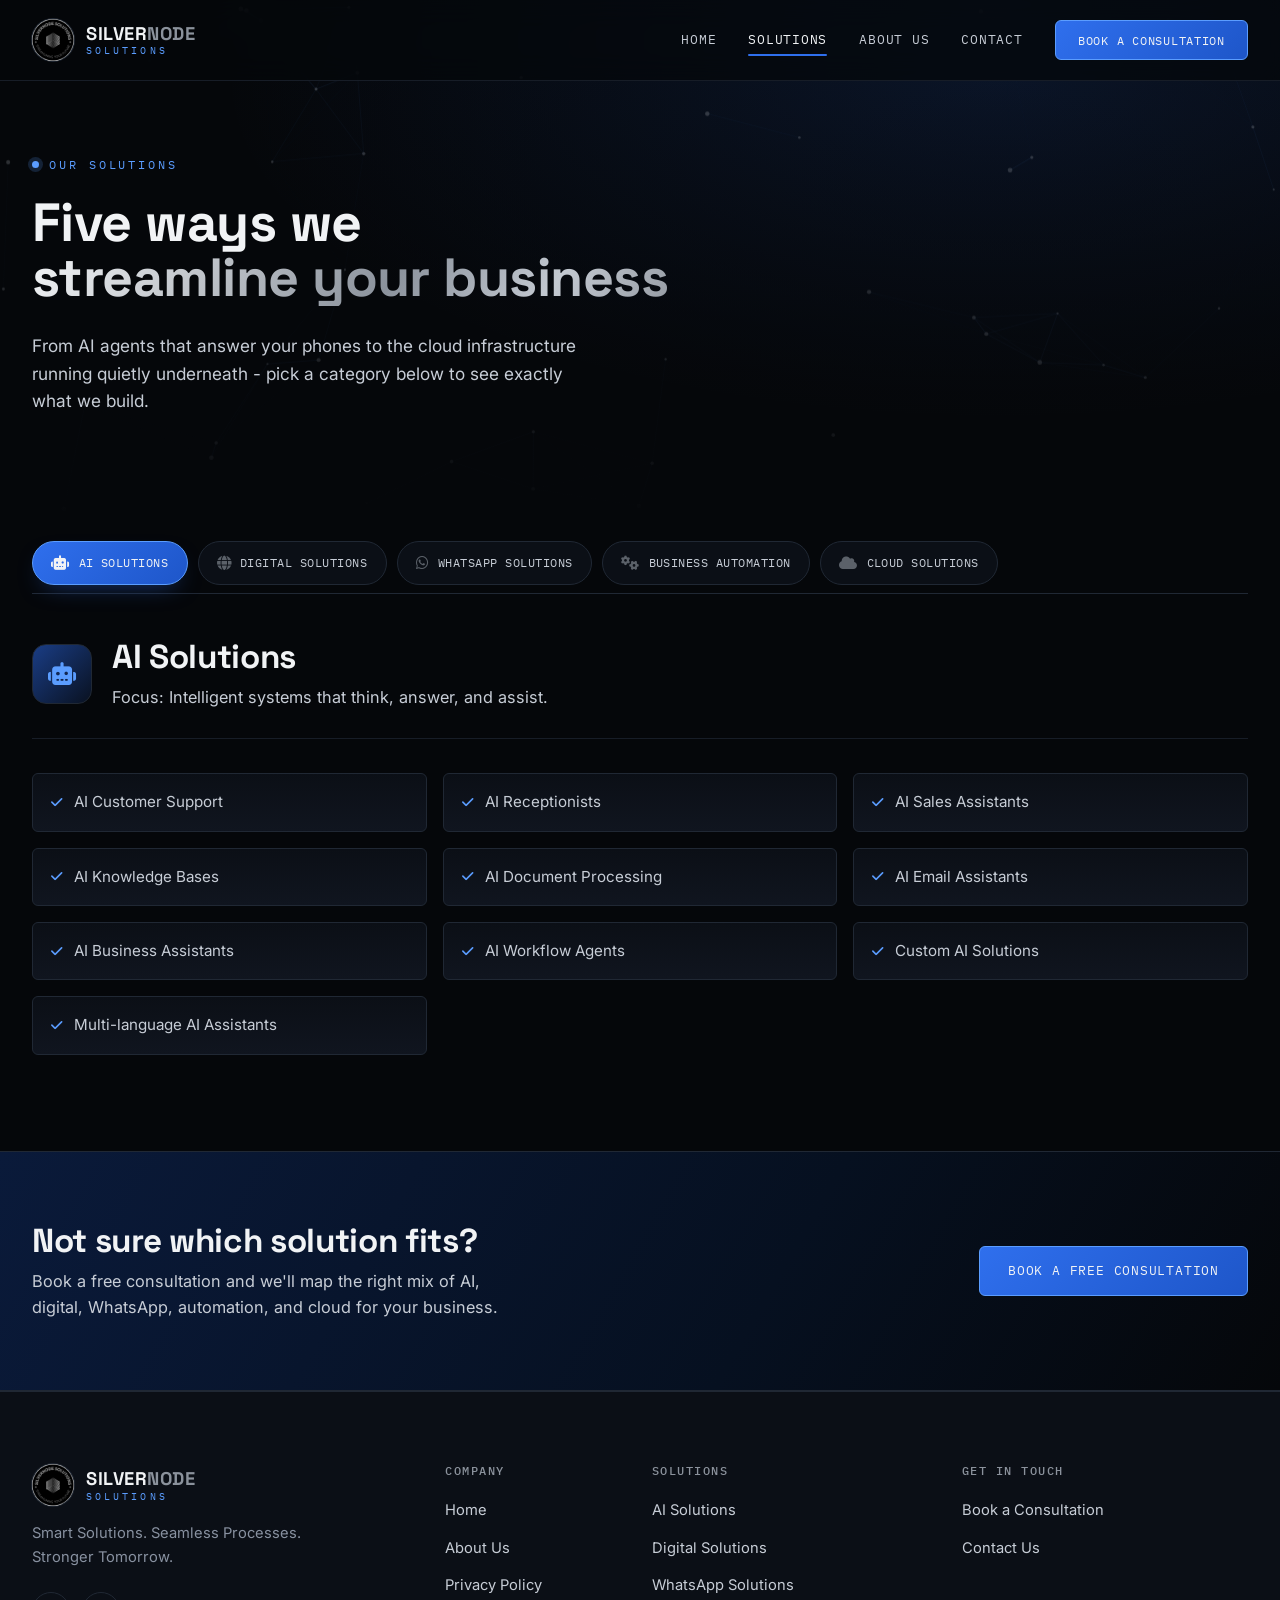
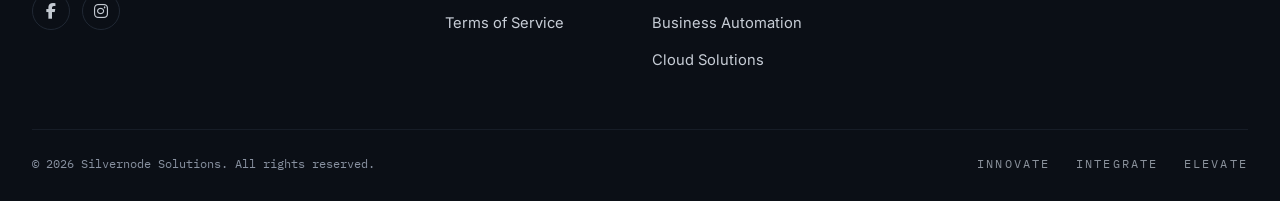
<file: solutions/index.html>
<!DOCTYPE html>
<html lang="en">
<head>
<meta charset="UTF-8" />
<meta name="viewport" content="width=device-width, initial-scale=1.0" />
<meta name="color-scheme" content="dark">
<title>Solutions - Silvernode Solutions</title>
<meta name="description" content="AI, digital, WhatsApp, business automation, and cloud solutions from Silvernode Solutions - built to streamline how your business runs." />

<!-- Bootstrap 5 -->
<link href="https://cdnjs.cloudflare.com/ajax/libs/bootstrap/5.3.3/css/bootstrap.min.css" rel="stylesheet">
<!-- Icons -->
<link rel="stylesheet" href="https://cdnjs.cloudflare.com/ajax/libs/font-awesome/6.5.2/css/all.min.css">
<!-- Fonts -->
<link rel="preconnect" href="https://fonts.googleapis.com">
<link href="https://fonts.googleapis.com/css2?family=Space+Grotesk:wght@400;500;600;700&family=Inter:wght@400;500;600&family=IBM+Plex+Mono:wght@400;500&display=swap" rel="stylesheet">

<link rel="stylesheet" href="/css/style.css">
<link rel="icon" type="image/png" href="/assets/favicon.png">
</head>
<body>

<!-- ================= NAV ================= -->
<nav class="sn-nav navbar navbar-expand-lg fixed-top">
  <div class="container">
    <a class="navbar-brand sn-brand" href="/">
      <img src="/assets/logo.jpg" alt="Silvernode Solutions" class="sn-brand-mark">
      <span class="sn-brand-text">
        <span class="sn-brand-silver">SILVER<span class="sn-brand-grey">NODE</span></span>
        <span class="sn-brand-sub">SOLUTIONS</span>
      </span>
    </a>
    <button class="navbar-toggler" type="button" data-bs-toggle="collapse" data-bs-target="#snNavbar" aria-label="Toggle navigation">
      <span class="sn-toggler-icon"><i class="fa-solid fa-bars"></i></span>
    </button>
    <div class="collapse navbar-collapse" id="snNavbar">
      <ul class="navbar-nav ms-auto align-items-lg-center">
        <li class="nav-item"><a class="nav-link" href="/">Home</a></li>
        <li class="nav-item"><a class="nav-link active" href="/solutions">Solutions</a></li>

        <li class="nav-item"><a class="nav-link" href="/about">About Us</a></li>        <li class="nav-item"><a class="nav-link" href="/contact">Contact</a></li>
        <li class="nav-item ms-lg-3">
          <a class="btn sn-btn-primary" href="/consultation">Book a Consultation</a>
        </li>
      </ul>
    </div>
  </div>
</nav>

<!-- ================= PAGE HERO ================= -->
<header class="sn-hero sn-hero-inner solutionsPage">
  <canvas id="snNodeCanvas" class="sn-node-canvas" aria-hidden="true"></canvas>
  <div class="sn-hero-fade"></div>

  <div class="container position-relative">
    <div class="row">
      <div class="col-lg-8">
        <p class="sn-eyebrow"><span class="sn-eyebrow-dot"></span>OUR SOLUTIONS</p>
        <h1 class="sn-h1 sn-h1-inner">
          <span class="sn-h1-line1">Five ways we</span>
          <span class="sn-h1-line2">streamline your business</span>
        </h1>
        <p class="sn-lede">From AI agents that answer your phones to the cloud infrastructure running quietly underneath - pick a category below to see exactly what we build.</p>
      </div>
    </div>
  </div>
</header>

<!-- ================= SOLUTIONS TABS ================= -->
<section class="sn-section sn-solutions-tabs">
  <div class="container">

    <!-- Tab nav -->
    <ul class="nav sn-tab-nav" id="solutionsTab" role="tablist">
      <li class="nav-item" role="presentation">
        <button class="sn-tab-btn active" id="tab-ai-btn" data-bs-toggle="tab" data-bs-target="#tab-ai" type="button" role="tab" aria-controls="tab-ai" aria-selected="true">
          <i class="fa-solid fa-robot"></i> AI Solutions
        </button>
      </li>
      <li class="nav-item" role="presentation">
        <button class="sn-tab-btn" id="tab-digital-btn" data-bs-toggle="tab" data-bs-target="#tab-digital" type="button" role="tab" aria-controls="tab-digital" aria-selected="false">
          <i class="fa-solid fa-globe"></i> Digital Solutions
        </button>
      </li>
      <li class="nav-item" role="presentation">
        <button class="sn-tab-btn" id="tab-whatsapp-btn" data-bs-toggle="tab" data-bs-target="#tab-whatsapp" type="button" role="tab" aria-controls="tab-whatsapp" aria-selected="false">
          <i class="fa-brands fa-whatsapp"></i> WhatsApp Solutions
        </button>
      </li>
      <li class="nav-item" role="presentation">
        <button class="sn-tab-btn" id="tab-automation-btn" data-bs-toggle="tab" data-bs-target="#tab-automation" type="button" role="tab" aria-controls="tab-automation" aria-selected="false">
          <i class="fa-solid fa-gears"></i> Business Automation
        </button>
      </li>
      <li class="nav-item" role="presentation">
        <button class="sn-tab-btn" id="tab-cloud-btn" data-bs-toggle="tab" data-bs-target="#tab-cloud" type="button" role="tab" aria-controls="tab-cloud" aria-selected="false">
          <i class="fa-solid fa-cloud"></i> Cloud Solutions
        </button>
      </li>
    </ul>

    <!-- Tab panels -->
    <div class="tab-content sn-tab-content" id="solutionsTabContent">

      <!-- AI SOLUTIONS -->
      <div class="tab-pane fade show active" id="tab-ai" role="tabpanel" aria-labelledby="tab-ai-btn">
        <div class="sn-panel-head">
          <div class="sn-panel-icon"><i class="fa-solid fa-robot"></i></div>
          <div>
            <h2 class="sn-h2">AI Solutions</h2>
            <p class="sn-body-lg mb-0">Focus: Intelligent systems that think, answer, and assist.</p>
          </div>
        </div>
        <div class="row g-3">
          <div class="col-sm-6 col-lg-4"><div class="sn-item"><i class="fa-solid fa-check"></i>AI Customer Support</div></div>
          <div class="col-sm-6 col-lg-4"><div class="sn-item"><i class="fa-solid fa-check"></i>AI Receptionists</div></div>
          <div class="col-sm-6 col-lg-4"><div class="sn-item"><i class="fa-solid fa-check"></i>AI Sales Assistants</div></div>
          <div class="col-sm-6 col-lg-4"><div class="sn-item"><i class="fa-solid fa-check"></i>AI Knowledge Bases</div></div>
          <div class="col-sm-6 col-lg-4"><div class="sn-item"><i class="fa-solid fa-check"></i>AI Document Processing</div></div>
          <div class="col-sm-6 col-lg-4"><div class="sn-item"><i class="fa-solid fa-check"></i>AI Email Assistants</div></div>
          <div class="col-sm-6 col-lg-4"><div class="sn-item"><i class="fa-solid fa-check"></i>AI Business Assistants</div></div>
          <div class="col-sm-6 col-lg-4"><div class="sn-item"><i class="fa-solid fa-check"></i>AI Workflow Agents</div></div>
          <div class="col-sm-6 col-lg-4"><div class="sn-item"><i class="fa-solid fa-check"></i>Custom AI Solutions</div></div>
          <div class="col-sm-6 col-lg-4"><div class="sn-item"><i class="fa-solid fa-check"></i>Multi-language AI Assistants</div></div>
        </div>
      </div>

      <!-- DIGITAL SOLUTIONS -->
      <div class="tab-pane fade" id="tab-digital" role="tabpanel" aria-labelledby="tab-digital-btn">
        <div class="sn-panel-head">
          <div class="sn-panel-icon"><i class="fa-solid fa-globe"></i></div>
          <div>
            <h2 class="sn-h2">Digital Solutions</h2>
            <p class="sn-body-lg mb-0">Focus: Transforming websites into interactive business tools.</p>
          </div>
        </div>
        <div class="row g-3">
          <div class="col-sm-6 col-lg-4"><div class="sn-item"><i class="fa-solid fa-check"></i>AI Website Chatbots</div></div>
          <div class="col-sm-6 col-lg-4"><div class="sn-item"><i class="fa-solid fa-check"></i>Live Chat Integration</div></div>
          <div class="col-sm-6 col-lg-4"><div class="sn-item"><i class="fa-solid fa-check"></i>Appointment Booking</div></div>
          <div class="col-sm-6 col-lg-4"><div class="sn-item"><i class="fa-solid fa-check"></i>Lead Capture Forms</div></div>
          <div class="col-sm-6 col-lg-4"><div class="sn-item"><i class="fa-solid fa-check"></i>Customer Support Portals</div></div>
          <div class="col-sm-6 col-lg-4"><div class="sn-item"><i class="fa-solid fa-check"></i>Knowledge Centers &amp; FAQs</div></div>
          <div class="col-sm-6 col-lg-4"><div class="sn-item"><i class="fa-solid fa-check"></i>Client Portals</div></div>
          <div class="col-sm-6 col-lg-4"><div class="sn-item"><i class="fa-solid fa-check"></i>Website Automation</div></div>
          <div class="col-sm-6 col-lg-4"><div class="sn-item"><i class="fa-solid fa-check"></i>CRM Integration</div></div>
          <div class="col-sm-6 col-lg-4"><div class="sn-item"><i class="fa-solid fa-check"></i>Website Performance Analytics</div></div>
        </div>
      </div>

      <!-- WHATSAPP SOLUTIONS -->
      <div class="tab-pane fade" id="tab-whatsapp" role="tabpanel" aria-labelledby="tab-whatsapp-btn">
        <div class="sn-panel-head">
          <div class="sn-panel-icon"><i class="fa-brands fa-whatsapp"></i></div>
          <div>
            <h2 class="sn-h2">WhatsApp Solutions</h2>
            <p class="sn-body-lg mb-0">Focus: Automating conversations on the world's most-used business messaging platform.</p>
          </div>
        </div>
        <div class="row g-3">
          <div class="col-sm-6 col-lg-4"><div class="sn-item"><i class="fa-solid fa-check"></i>WhatsApp AI Chatbots</div></div>
          <div class="col-sm-6 col-lg-4"><div class="sn-item"><i class="fa-solid fa-check"></i>Customer Support Automation</div></div>
          <div class="col-sm-6 col-lg-4"><div class="sn-item"><i class="fa-solid fa-check"></i>Appointment Booking</div></div>
          <div class="col-sm-6 col-lg-4"><div class="sn-item"><i class="fa-solid fa-check"></i>Order Tracking</div></div>
          <div class="col-sm-6 col-lg-4"><div class="sn-item"><i class="fa-solid fa-check"></i>Lead Qualification</div></div>
          <div class="col-sm-6 col-lg-4"><div class="sn-item"><i class="fa-solid fa-check"></i>Product Catalog Assistance</div></div>
          <div class="col-sm-6 col-lg-4"><div class="sn-item"><i class="fa-solid fa-check"></i>CRM Integration</div></div>
          <div class="col-sm-6 col-lg-4"><div class="sn-item"><i class="fa-solid fa-check"></i>Broadcast &amp; Notification Workflows</div></div>
          <div class="col-sm-6 col-lg-4"><div class="sn-item"><i class="fa-solid fa-check"></i>Customer Follow-up Automation</div></div>
          <div class="col-sm-6 col-lg-4"><div class="sn-item"><i class="fa-solid fa-check"></i>Multi-language WhatsApp Support</div></div>
        </div>
      </div>

      <!-- BUSINESS AUTOMATION -->
      <div class="tab-pane fade" id="tab-automation" role="tabpanel" aria-labelledby="tab-automation-btn">
        <div class="sn-panel-head">
          <div class="sn-panel-icon"><i class="fa-solid fa-gears"></i></div>
          <div>
            <h2 class="sn-h2">Business Automation</h2>
            <p class="sn-body-lg mb-0">Focus: Eliminating repetitive work behind the scenes.</p>
          </div>
        </div>
        <div class="row g-3">
          <div class="col-sm-6 col-lg-4"><div class="sn-item"><i class="fa-solid fa-check"></i>Workflow Automation</div></div>
          <div class="col-sm-6 col-lg-4"><div class="sn-item"><i class="fa-solid fa-check"></i>Lead Generation Systems</div></div>
          <div class="col-sm-6 col-lg-4"><div class="sn-item"><i class="fa-solid fa-check"></i>Email Automation</div></div>
          <div class="col-sm-6 col-lg-4"><div class="sn-item"><i class="fa-solid fa-check"></i>Document Automation</div></div>
          <div class="col-sm-6 col-lg-4"><div class="sn-item"><i class="fa-solid fa-check"></i>Invoice &amp; Quote Automation</div></div>
          <div class="col-sm-6 col-lg-4"><div class="sn-item"><i class="fa-solid fa-check"></i>Approval Workflows</div></div>
          <div class="col-sm-6 col-lg-4"><div class="sn-item"><i class="fa-solid fa-check"></i>Employee Onboarding</div></div>
          <div class="col-sm-6 col-lg-4"><div class="sn-item"><i class="fa-solid fa-check"></i>Internal Process Automation</div></div>
          <div class="col-sm-6 col-lg-4"><div class="sn-item"><i class="fa-solid fa-check"></i>Dashboard Automation</div></div>
          <div class="col-sm-6 col-lg-4"><div class="sn-item"><i class="fa-solid fa-check"></i>API Integrations</div></div>
          <div class="col-sm-6 col-lg-4"><div class="sn-item"><i class="fa-solid fa-check"></i>Custom Automation Workflows</div></div>
        </div>
      </div>

      <!-- CLOUD SOLUTIONS -->
      <div class="tab-pane fade" id="tab-cloud" role="tabpanel" aria-labelledby="tab-cloud-btn">
        <div class="sn-panel-head">
          <div class="sn-panel-icon"><i class="fa-solid fa-cloud"></i></div>
          <div>
            <h2 class="sn-h2">Cloud Solutions</h2>
            <p class="sn-body-lg mb-0">Focus: Infrastructure that's fast, secure, and built to scale.</p>
          </div>
        </div>
        <div class="row g-3">
          <div class="col-sm-6 col-lg-4"><div class="sn-item"><i class="fa-solid fa-check"></i>Cloud Hosting</div></div>
          <div class="col-sm-6 col-lg-4"><div class="sn-item"><i class="fa-solid fa-check"></i>Cloud Deployment</div></div>
          <div class="col-sm-6 col-lg-4"><div class="sn-item"><i class="fa-solid fa-check"></i>Cloud Databases</div></div>
          <div class="col-sm-6 col-lg-4"><div class="sn-item"><i class="fa-solid fa-check"></i>Cloud Migration (for SMBs)</div></div>
          <div class="col-sm-6 col-lg-4"><div class="sn-item"><i class="fa-solid fa-check"></i>Secure Backups</div></div>
          <div class="col-sm-6 col-lg-4"><div class="sn-item"><i class="fa-solid fa-check"></i>Cloud Monitoring</div></div>
          <div class="col-sm-6 col-lg-4"><div class="sn-item"><i class="fa-solid fa-check"></i>Server Configuration</div></div>
          <div class="col-sm-6 col-lg-4"><div class="sn-item"><i class="fa-solid fa-check"></i>API Hosting</div></div>
          <div class="col-sm-6 col-lg-4"><div class="sn-item"><i class="fa-solid fa-check"></i>Application Deployment</div></div>
          <div class="col-sm-6 col-lg-4"><div class="sn-item"><i class="fa-solid fa-check"></i>Infrastructure Management</div></div>
        </div>
      </div>

    </div>
  </div>
</section>

<!-- ================= CTA BAND ================= -->
<section class="sn-cta-band">
  <div class="container">
    <div class="sn-cta-inner">
      <div>
        <h2 class="sn-h2 mb-2">Not sure which solution fits?</h2>
        <p class="sn-body-lg mb-0">Book a free consultation and we'll map the right mix of AI, digital, WhatsApp, automation, and cloud for your business.</p>
      </div>
      <a href="/consultation" class="btn sn-btn-primary sn-btn-lg flex-shrink-0">Book a Free Consultation</a>
    </div>
  </div>
</section>

<!-- ================= FOOTER ================= -->
<footer class="sn-footer">
  <div class="container">
    <div class="row g-4">
      <div class="col-lg-4">
        <a class="sn-brand sn-footer-brand" href="/">
          <img src="/assets/logo.jpg" alt="Silvernode Solutions" class="sn-brand-mark">
          <span class="sn-brand-text">
            <span class="sn-brand-silver">SILVER<span class="sn-brand-grey">NODE</span></span>
            <span class="sn-brand-sub">SOLUTIONS</span>
          </span>
        </a>
        <p class="sn-footer-tag">Smart Solutions. Seamless Processes. Stronger Tomorrow.</p>
        <div class="sn-social">
          <a href="https://www.facebook.com/groups/1242456967218018/user/61590577081690/" target="_blank" rel="noopener" aria-label="Silvernode Solutions on Facebook"><i class="fa-brands fa-facebook-f"></i></a>
          <a href="https://www.instagram.com/silvernodesolutions/" target="_blank" rel="noopener" aria-label="Silvernode Solutions on Instagram"><i class="fa-brands fa-instagram"></i></a>
        </div>
      </div>
      <div class="col-6 col-lg-2">
        <h4 class="sn-footer-head">Company</h4>
        <ul class="sn-footer-links">
          <li><a href="/">Home</a></li>
          <li><a href="/about">About Us</a></li>
          <li><a href="/privacy-policy/">Privacy Policy</a></li>
          <li><a href="/terms-of-service/">Terms of Service</a></li>
        </ul>
      </div>
      <div class="col-6 col-lg-3">
        <h4 class="sn-footer-head">Solutions</h4>
        <ul class="sn-footer-links">
          <li><a href="/solutions#tab-ai">AI Solutions</a></li>
          <li><a href="/solutions#tab-digital">Digital Solutions</a></li>
          <li><a href="/solutions#tab-whatsapp">WhatsApp Solutions</a></li>
          <li><a href="/solutions#tab-automation">Business Automation</a></li>
          <li><a href="/solutions#tab-cloud">Cloud Solutions</a></li>
        </ul>
      </div>
      <div class="col-lg-3">
        <h4 class="sn-footer-head">Get in touch</h4>
        <ul class="sn-footer-links">
          <li><a href="/consultation">Book a Consultation</a></li>
          <li><a href="/contact">Contact Us</a></li>
        </ul>
      </div>
    </div>
    <div class="sn-footer-bottom">
      <span>&copy; <span id="snYear"></span> Silvernode Solutions. All rights reserved.</span>
      <span class="sn-footer-motto">INNOVATE <i class="sn-dot"></i> INTEGRATE <i class="sn-dot"></i> ELEVATE</span>
    </div>
  </div>
</footer>
  
<script src="https://cdnjs.cloudflare.com/ajax/libs/bootstrap/5.3.3/js/bootstrap.bundle.min.js"></script>
<script src="/js/script.js"></script>

<script>
document.addEventListener('DOMContentLoaded', function () {
  const hash = window.location.hash;

  if (hash) {
    const tabButton = document.querySelector(
      '[data-bs-target="' + hash + '"]'
    );

    if (tabButton) {
      const tab = new bootstrap.Tab(tabButton);
      tab.show();

      setTimeout(function () {
        document.querySelector('.sn-solutions-tabs')
          ?.scrollIntoView({ behavior: 'smooth', block: 'start' });
      }, 200);
    }
  }
});
</script>

</body>
</html>
</file>
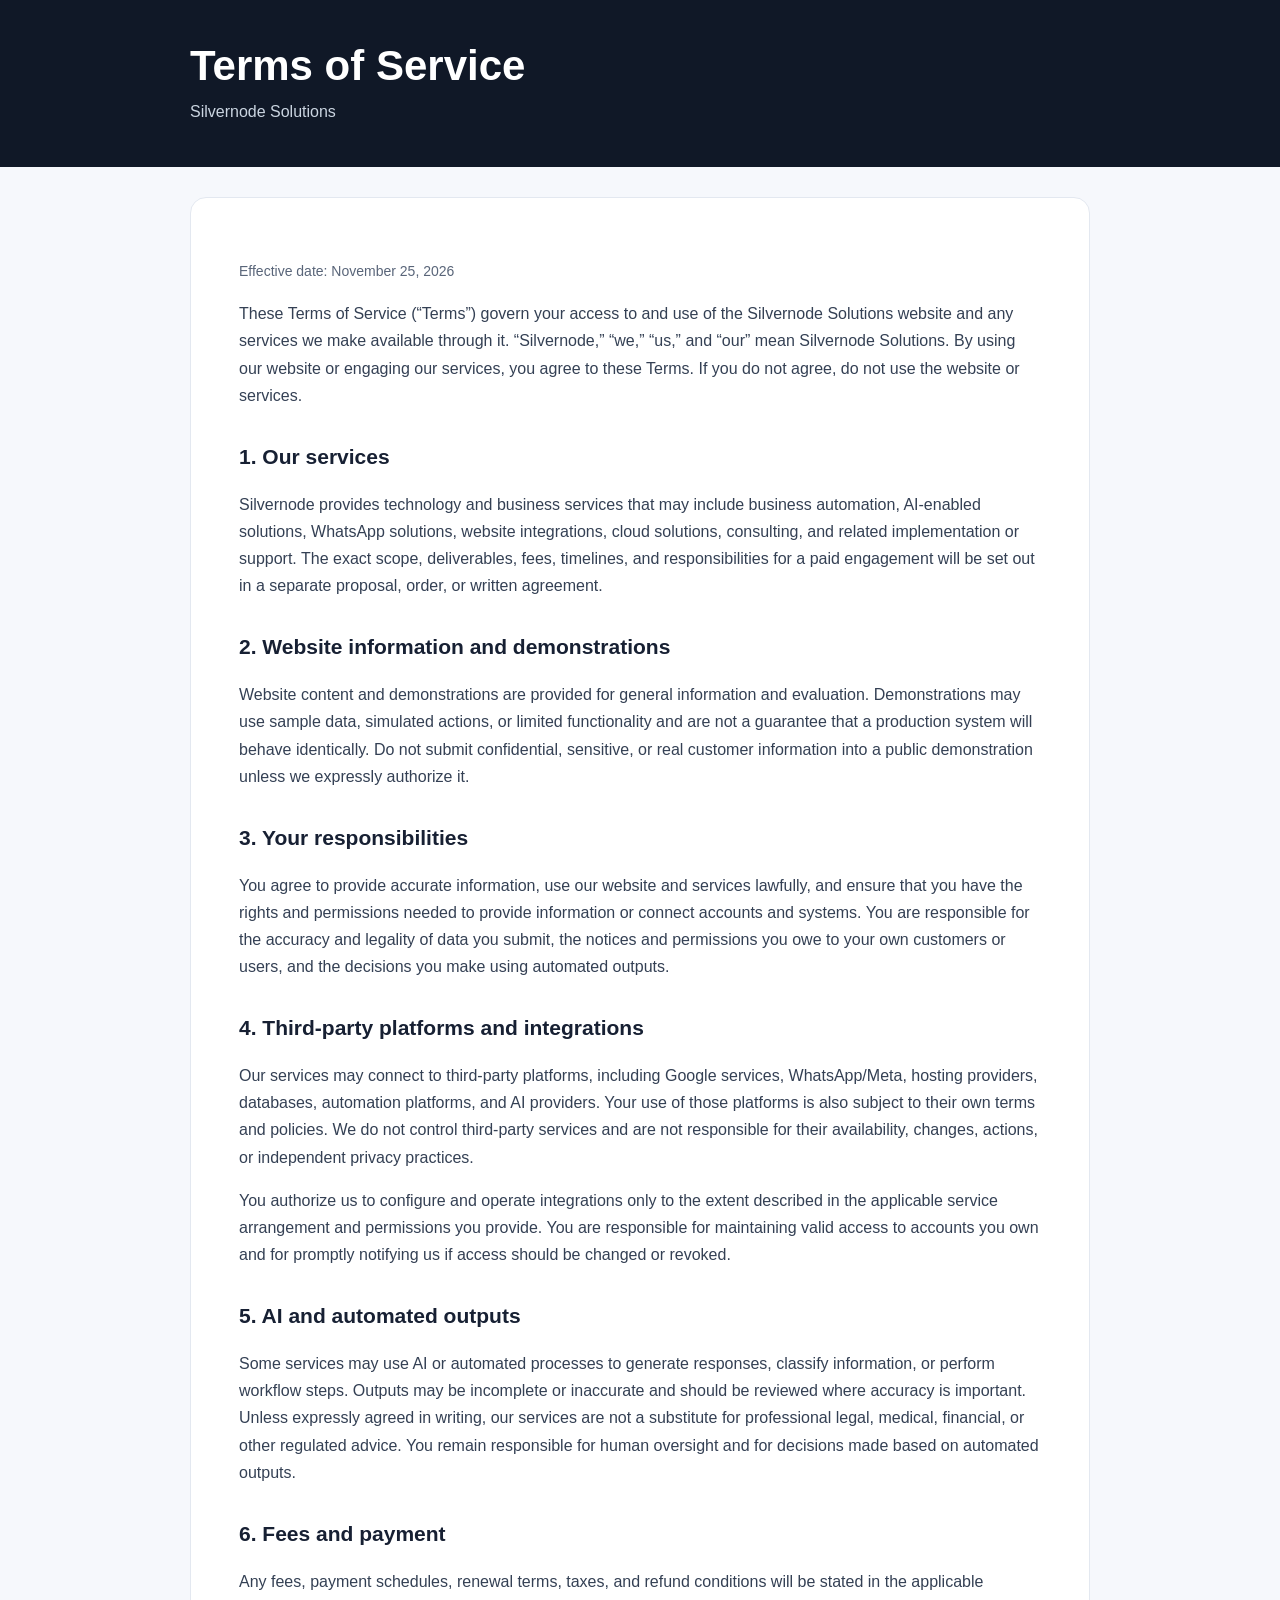
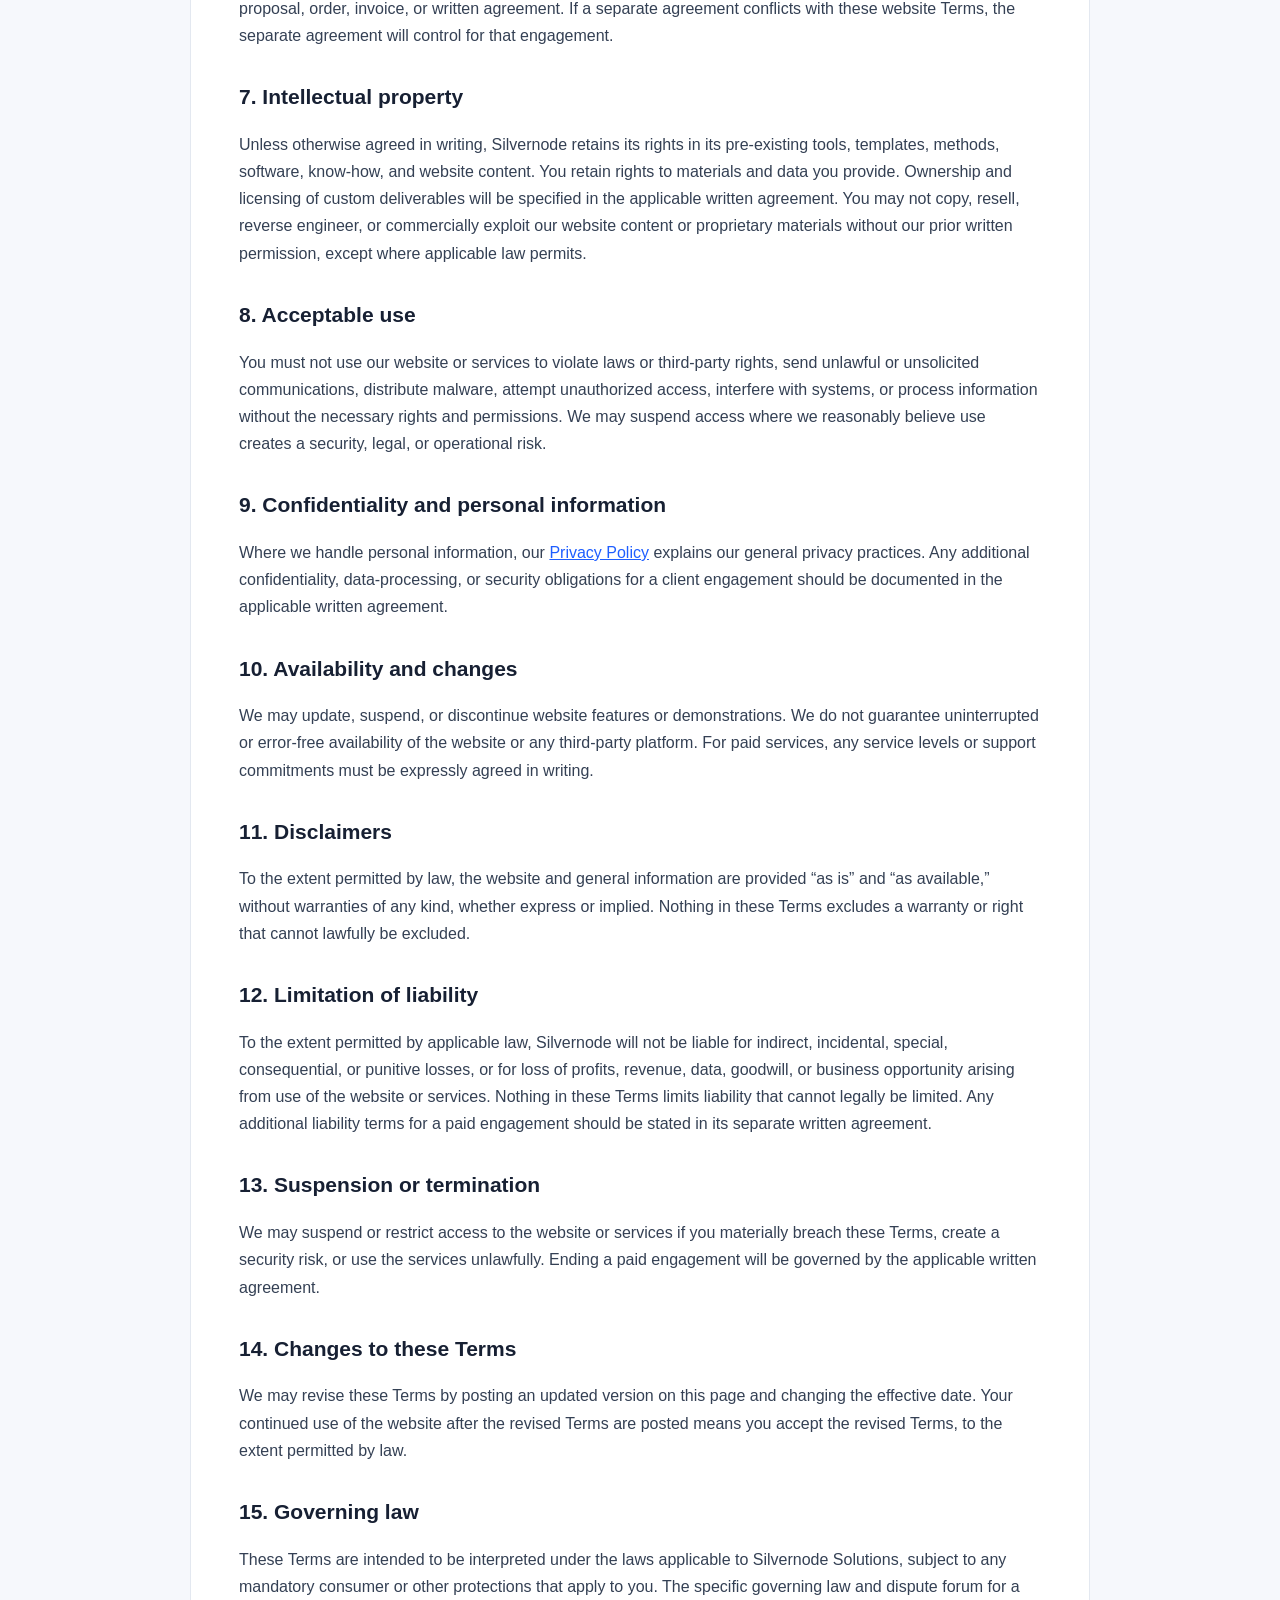
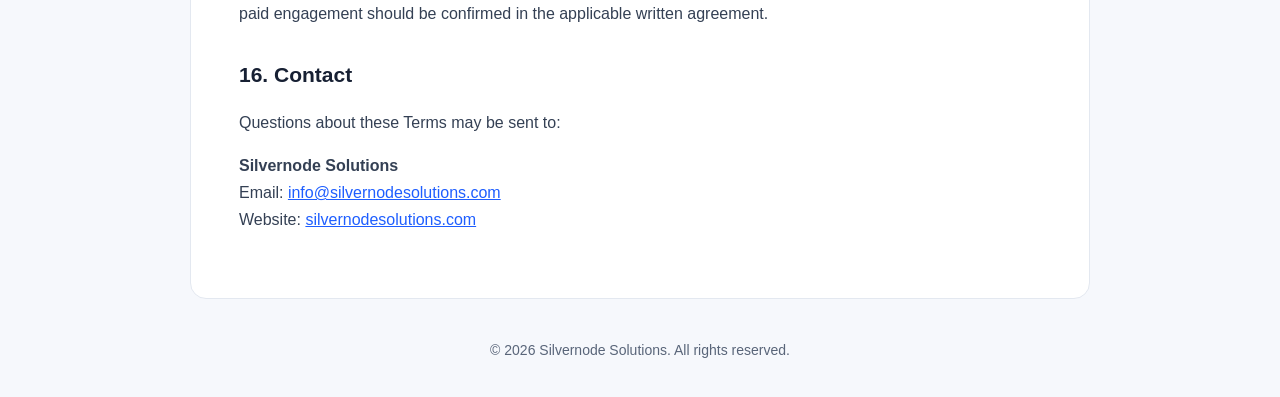
<file: terms-of-service/index.html>
<!doctype html>
<html lang="en">
<head>
  <meta charset="utf-8">
  <meta name="viewport" content="width=device-width, initial-scale=1">
  <meta name="color-scheme" content="dark">
  <title>Terms of Service | Silvernode Solutions</title>
  <meta name="description" content="Terms governing use of the Silvernode Solutions website and services.">
  <style>
    :root{color-scheme:light;--ink:#172033;--muted:#596579;--line:#e3e8f0;--blue:#1e5eff;--bg:#f6f8fc}
    *{box-sizing:border-box}body{margin:0;background:var(--bg);color:var(--ink);font:16px/1.7 Arial,Helvetica,sans-serif}
    header{background:#101827;color:#fff;padding:42px 22px}header .wrap,main{max-width:900px;margin:auto}
    header p{color:#cbd5e1;margin:8px 0 0}h1{font-size:clamp(30px,5vw,42px);line-height:1.15;margin:0}
    main{background:#fff;margin:30px auto;padding:clamp(22px,5vw,48px);border:1px solid var(--line);border-radius:16px}
    h2{font-size:21px;margin:30px 0 8px}p,li{color:#344054}a{color:var(--blue)}.date{color:var(--muted);font-size:14px}
  </style>
  <link rel="icon" type="image/png" href="/assets/favicon.png">
</head>
<body>
<header><div class="wrap"><h1>Terms of Service</h1><p>Silvernode Solutions</p></div></header>
<main>
  <p class="date">Effective date: November 25, 2026</p>
  <p>These Terms of Service (“Terms”) govern your access to and use of the Silvernode Solutions website and any services we make available through it. “Silvernode,” “we,” “us,” and “our” mean Silvernode Solutions. By using our website or engaging our services, you agree to these Terms. If you do not agree, do not use the website or services.</p>

  <h2>1. Our services</h2>
  <p>Silvernode provides technology and business services that may include business automation, AI-enabled solutions, WhatsApp solutions, website integrations, cloud solutions, consulting, and related implementation or support. The exact scope, deliverables, fees, timelines, and responsibilities for a paid engagement will be set out in a separate proposal, order, or written agreement.</p>

  <h2>2. Website information and demonstrations</h2>
  <p>Website content and demonstrations are provided for general information and evaluation. Demonstrations may use sample data, simulated actions, or limited functionality and are not a guarantee that a production system will behave identically. Do not submit confidential, sensitive, or real customer information into a public demonstration unless we expressly authorize it.</p>

  <h2>3. Your responsibilities</h2>
  <p>You agree to provide accurate information, use our website and services lawfully, and ensure that you have the rights and permissions needed to provide information or connect accounts and systems. You are responsible for the accuracy and legality of data you submit, the notices and permissions you owe to your own customers or users, and the decisions you make using automated outputs.</p>

  <h2>4. Third-party platforms and integrations</h2>
  <p>Our services may connect to third-party platforms, including Google services, WhatsApp/Meta, hosting providers, databases, automation platforms, and AI providers. Your use of those platforms is also subject to their own terms and policies. We do not control third-party services and are not responsible for their availability, changes, actions, or independent privacy practices.</p>
  <p>You authorize us to configure and operate integrations only to the extent described in the applicable service arrangement and permissions you provide. You are responsible for maintaining valid access to accounts you own and for promptly notifying us if access should be changed or revoked.</p>

  <h2>5. AI and automated outputs</h2>
  <p>Some services may use AI or automated processes to generate responses, classify information, or perform workflow steps. Outputs may be incomplete or inaccurate and should be reviewed where accuracy is important. Unless expressly agreed in writing, our services are not a substitute for professional legal, medical, financial, or other regulated advice. You remain responsible for human oversight and for decisions made based on automated outputs.</p>

  <h2>6. Fees and payment</h2>
  <p>Any fees, payment schedules, renewal terms, taxes, and refund conditions will be stated in the applicable proposal, order, invoice, or written agreement. If a separate agreement conflicts with these website Terms, the separate agreement will control for that engagement.</p>

  <h2>7. Intellectual property</h2>
  <p>Unless otherwise agreed in writing, Silvernode retains its rights in its pre-existing tools, templates, methods, software, know-how, and website content. You retain rights to materials and data you provide. Ownership and licensing of custom deliverables will be specified in the applicable written agreement. You may not copy, resell, reverse engineer, or commercially exploit our website content or proprietary materials without our prior written permission, except where applicable law permits.</p>

  <h2>8. Acceptable use</h2>
  <p>You must not use our website or services to violate laws or third-party rights, send unlawful or unsolicited communications, distribute malware, attempt unauthorized access, interfere with systems, or process information without the necessary rights and permissions. We may suspend access where we reasonably believe use creates a security, legal, or operational risk.</p>

  <h2>9. Confidentiality and personal information</h2>
  <p>Where we handle personal information, our <a href="/privacy-policy">Privacy Policy</a> explains our general privacy practices. Any additional confidentiality, data-processing, or security obligations for a client engagement should be documented in the applicable written agreement.</p>

  <h2>10. Availability and changes</h2>
  <p>We may update, suspend, or discontinue website features or demonstrations. We do not guarantee uninterrupted or error-free availability of the website or any third-party platform. For paid services, any service levels or support commitments must be expressly agreed in writing.</p>

  <h2>11. Disclaimers</h2>
  <p>To the extent permitted by law, the website and general information are provided “as is” and “as available,” without warranties of any kind, whether express or implied. Nothing in these Terms excludes a warranty or right that cannot lawfully be excluded.</p>

  <h2>12. Limitation of liability</h2>
  <p>To the extent permitted by applicable law, Silvernode will not be liable for indirect, incidental, special, consequential, or punitive losses, or for loss of profits, revenue, data, goodwill, or business opportunity arising from use of the website or services. Nothing in these Terms limits liability that cannot legally be limited. Any additional liability terms for a paid engagement should be stated in its separate written agreement.</p>

  <h2>13. Suspension or termination</h2>
  <p>We may suspend or restrict access to the website or services if you materially breach these Terms, create a security risk, or use the services unlawfully. Ending a paid engagement will be governed by the applicable written agreement.</p>

  <h2>14. Changes to these Terms</h2>
  <p>We may revise these Terms by posting an updated version on this page and changing the effective date. Your continued use of the website after the revised Terms are posted means you accept the revised Terms, to the extent permitted by law.</p>

  <h2>15. Governing law</h2>
  <p>These Terms are intended to be interpreted under the laws applicable to Silvernode Solutions, subject to any mandatory consumer or other protections that apply to you. The specific governing law and dispute forum for a paid engagement should be confirmed in the applicable written agreement.</p>

  <h2>16. Contact</h2>
  <p>Questions about these Terms may be sent to:</p>
  <p><strong>Silvernode Solutions</strong><br>
  Email: <a href="mailto:info@silvernodesolutions.com">info@silvernodesolutions.com</a><br>
  Website: <a href="https://silvernodesolutions.com">silvernodesolutions.com</a></p>
</main>
<footer style="text-align:center;color:#596579;padding:10px 20px 35px;font-size:14px">© 2026 Silvernode Solutions. All rights reserved.</footer>
</body>
</html>
</file>
<file: css/style.css>
/* =========================================================
   SILVERNODE SOLUTIONS — Design tokens
   Palette: void black / onyx panels / metallic silver / signal blue
   Type: Space Grotesk (display) · Inter (body) · IBM Plex Mono (labels)
   Signature: the hex "node" mark + connective node network
   ========================================================= */
:root{
  --void:        #05070a;
  --onyx:        #0b0f16;
  --onyx-2:      #10151f;
  --steel-line:  #202834;
  --steel-line-soft: #171d27;

  --silver-1:    #f1f3f5;
  --silver-2:    #c3c9d1;
  --silver-3:    #8b929c;
  --silver-4:    #5b6169;

  --blue:        #2f6fed;
  --blue-bright: #5b9dff;
  --blue-dim:    #1a3d85;

  --ink:         #c7cdd6;
  --ink-dim:     #8891a0;

  --radius-sm: 6px;
  --radius-md: 14px;
  --radius-lg: 22px;

  --font-display: 'Space Grotesk', 'Segoe UI', sans-serif;
  --font-body: 'Inter', 'Segoe UI', sans-serif;
  --font-mono: 'IBM Plex Mono', monospace;
}

*{ box-sizing: border-box; }

html{
  scroll-behavior: smooth;
  color-scheme: dark;
}

body{
  background: var(--void);
  color: var(--ink);
  font-family: var(--font-body);
  font-size: 16px;
  line-height: 1.6;
  -webkit-font-smoothing: antialiased;
}

a{ text-decoration: none; color: inherit; }
::selection{ background: var(--blue-dim); color: var(--silver-1); }

:focus-visible{
  outline: 2px solid var(--blue-bright);
  outline-offset: 3px;
  border-radius: 4px;
}

@media (prefers-reduced-motion: reduce){
  *, *::before, *::after{
    animation-duration: 0.001ms !important;
    animation-iteration-count: 1 !important;
    transition-duration: 0.001ms !important;
    scroll-behavior: auto !important;
  }
}

.container{ max-width: 1240px; }

/* =========================================================
   NAV
   ========================================================= */
.sn-nav{
  background: rgba(5,7,10,0.72);
  backdrop-filter: blur(14px);
  -webkit-backdrop-filter: blur(14px);
  border-bottom: 1px solid var(--steel-line-soft);
  padding: 14px 0;
  transition: background .3s ease;
}

.sn-brand{
  display: flex;
  align-items: center;
  gap: 12px;
}
.sn-brand-mark{
  width: 42px;
  height: 42px;
  border-radius: 50%;
  object-fit: cover;
  box-shadow: 0 0 0 1px var(--steel-line);
}
.sn-brand-text{ display: flex; flex-direction: column; line-height: 1.05; }
.sn-brand-silver{
  font-family: var(--font-display);
  font-weight: 700;
  font-size: 1.15rem;
  letter-spacing: 0.03em;
  color: var(--silver-1);
}
.sn-brand-grey{ color: var(--silver-3); }
.sn-brand-sub{
  font-family: var(--font-mono);
  font-size: 0.6rem;
  letter-spacing: 0.32em;
  color: var(--blue-bright);
  margin-top: 3px;
}

.navbar-nav .nav-link{
  font-family: var(--font-mono);
  font-size: 0.8rem;
  letter-spacing: 0.06em;
  text-transform: uppercase;
  color: var(--ink);
  padding: 10px 16px !important;
  position: relative;
  transition: color .2s ease;
}
.navbar-nav .nav-link:hover,
.navbar-nav .nav-link.active{ color: var(--silver-1); }
.navbar-nav .nav-link.active::after{
  content: "";
  position: absolute;
  left: 16px; right: 16px; bottom: 4px;
  height: 2px;
  background: var(--blue);
  border-radius: 2px;
}

.navbar-toggler{
  border: 1px solid var(--steel-line);
  background: var(--onyx);
  color: var(--silver-1);
  padding: 6px 10px;
}
.navbar-toggler:focus{ box-shadow: 0 0 0 2px var(--blue-dim); }

/* Buttons */
.sn-btn-primary{
  background: linear-gradient(135deg, var(--blue), #1e56c9);
  color: var(--silver-1) !important;
  border: 1px solid var(--blue-bright);
  font-family: var(--font-mono);
  font-size: 0.78rem;
  letter-spacing: 0.06em;
  text-transform: uppercase;
  padding: 10px 22px;
  border-radius: var(--radius-sm);
  transition: transform .18s ease, box-shadow .18s ease, background .18s ease;
  box-shadow: 0 0 0 0 rgba(47,111,237,0);
}
.sn-btn-primary:hover{
  background: linear-gradient(135deg, var(--blue-bright), var(--blue));
  transform: translateY(-2px);
  box-shadow: 0 10px 24px -8px rgba(47,111,237,0.55);
  color: var(--silver-1) !important;
}
.sn-btn-outline{
  background: transparent;
  color: var(--silver-1) !important;
  border: 1px solid var(--silver-4);
  font-family: var(--font-mono);
  font-size: 0.78rem;
  letter-spacing: 0.06em;
  text-transform: uppercase;
  padding: 10px 22px;
  border-radius: var(--radius-sm);
  transition: border-color .18s ease, color .18s ease, background .18s ease;
}
.sn-btn-outline:hover{
  border-color: var(--silver-1);
  background: rgba(255,255,255,0.04);
  color: var(--silver-1) !important;
}
.sn-btn-lg{ padding: 14px 28px; font-size: 0.82rem; }

/* =========================================================
   HERO
   ========================================================= */
.sn-hero{
  position: relative;
  padding: 168px 0 120px;
  overflow: hidden;
  background:
    radial-gradient(ellipse at 78% 15%, rgba(47,111,237,0.16), transparent 55%),
    var(--void);
}
.sn-node-canvas{
  position: absolute;
  inset: 0;
  width: 100%;
  height: 100%;
  opacity: 0.55;
}
.sn-hero-fade{
  position: absolute;
  inset: 0;
  background: linear-gradient(180deg, rgba(5,7,10,0.1) 0%, rgba(5,7,10,0.55) 70%, var(--void) 100%);
  pointer-events: none;
}

.sn-eyebrow{
  font-family: var(--font-mono);
  font-size: 0.76rem;
  letter-spacing: 0.24em;
  color: var(--blue-bright);
  text-transform: uppercase;
  display: inline-flex;
  align-items: center;
  gap: 10px;
  margin-bottom: 22px;
}
.sn-eyebrow-dot{
  width: 7px; height: 7px;
  border-radius: 50%;
  background: var(--blue-bright);
  box-shadow: 0 0 0 4px rgba(91,157,255,0.18);
}
.sn-eyebrow-static{ margin-bottom: 14px; }

.sn-h1{
  font-family: var(--font-display);
  font-weight: 700;
  font-size: clamp(2.6rem, 5.4vw, 4.6rem);
  line-height: 1.02;
  letter-spacing: -0.01em;
  margin-bottom: 26px;
}
.sn-h1-line1{
  display: block;
  color: var(--silver-1);
}
.sn-h1-line2{
  display: block;
  background: linear-gradient(120deg, var(--silver-1) 0%, var(--silver-3) 45%, var(--silver-2) 65%, var(--silver-4) 100%);
  -webkit-background-clip: text;
  background-clip: text;
  -webkit-text-fill-color: transparent;
}

.sn-lede{
  font-size: 1.08rem;
  color: var(--ink);
  max-width: 560px;
  margin-bottom: 38px;
}

.sn-hero-ctas .btn{ min-width: 190px; text-align: center; }

/* Hero signature node mark */
.sn-hero-node{
  position: relative;
  width: 320px;
  height: 320px;
  display: flex;
  align-items: center;
  justify-content: center;
}
.sn-hero-ring{
  position: absolute;
  border-radius: 50%;
  border: 1px solid var(--steel-line);
}
.sn-hero-ring-1{ inset: 0; animation: sn-spin 34s linear infinite; }
.sn-hero-ring-2{ inset: 34px; border-style: dashed; border-color: var(--steel-line); animation: sn-spin-rev 46s linear infinite; }

.sn-node-hub{
  position: relative;
  z-index: 2;
  width: 180px;
  height: 180px;
  filter: drop-shadow(0 0 24px rgba(47,111,237,0.28));
  animation: sn-hub-breathe 5.5s ease-in-out infinite;
}

@keyframes sn-hub-breathe{
  0%, 100%{ transform: scale(1); }
  50%{ transform: scale(1.03); }
}

.sn-orbit-node{
  position: absolute;
  width: 10px; height: 10px;
  border-radius: 50%;
  background: var(--blue-bright);
  box-shadow: 0 0 14px 2px rgba(91,157,255,0.6);
}
.sn-orbit-node-a{ top: 6%; left: 50%; animation: sn-float 5s ease-in-out infinite; }
.sn-orbit-node-b{ bottom: 10%; left: 14%; animation: sn-float 6.5s ease-in-out infinite 0.6s; }
.sn-orbit-node-c{ bottom: 18%; right: 8%; animation: sn-float 5.6s ease-in-out infinite 1.2s; }

@keyframes sn-spin{ to{ transform: rotate(360deg); } }
@keyframes sn-spin-rev{ to{ transform: rotate(-360deg); } }
@keyframes sn-float{
  0%, 100%{ transform: translateY(0); }
  50%{ transform: translateY(-10px); }
}

/* =========================================================
   MARQUEE
   ========================================================= */
.sn-marquee{
  background: var(--onyx);
  border-top: 1px solid var(--steel-line);
  border-bottom: 1px solid var(--steel-line);
  overflow: hidden;
  padding: 16px 0;
  white-space: nowrap;
}
.sn-marquee-track{
  display: flex;
  width: max-content;
  animation: sn-marquee 40s linear infinite;
  font-family: var(--font-display);
  font-weight: 600;
  font-size: 0.95rem;
  letter-spacing: 0.32em;
  color: var(--silver-2);
}
.sn-marquee-group{
  display: flex;
  align-items: center;
  gap: 18px;
  flex-shrink: 0;
  padding-right: 18px;
}
.sn-marquee-track span{ padding: 0 2px; }
.sn-marquee-dot{ color: var(--blue-bright); letter-spacing: 0; }
@keyframes sn-marquee{
  from{ transform: translateX(0); }
  to{ transform: translateX(-50%); }
}
@media (min-width: 1600px){
  .sn-marquee-track{ animation-duration: 55s; }
}

/* =========================================================
   SECTIONS — shared
   ========================================================= */
.sn-section{ padding: 96px 0; }
.sn-section-head{ max-width: 640px; margin-bottom: 54px; }
.sn-section-head-split{
  display: flex;
  align-items: flex-end;
  justify-content: space-between;
  max-width: none;
  gap: 24px;
}
.sn-h2{
  font-family: var(--font-display);
  font-weight: 700;
  font-size: clamp(1.7rem, 2.6vw, 2.35rem);
  color: var(--silver-1);
  line-height: 1.16;
  letter-spacing: -0.01em;
}
.sn-body-lg{ font-size: 1.02rem; color: var(--ink); max-width: 480px; }

.sn-textlink{
  font-family: var(--font-mono);
  font-size: 0.82rem;
  letter-spacing: 0.05em;
  text-transform: uppercase;
  color: var(--blue-bright);
  display: inline-flex;
  align-items: center;
  border-bottom: 1px solid transparent;
  transition: border-color .2s ease, color .2s ease;
}
.sn-textlink:hover{ color: var(--silver-1); border-color: var(--silver-1); }

/* Pillars */
.sn-pillars{ background: var(--void); }
.sn-pillar{
  height: 100%;
  padding: 30px 22px;
  border: 1px solid var(--steel-line);
  border-radius: var(--radius-md);
  background: linear-gradient(180deg, var(--onyx) 0%, var(--onyx-2) 100%);
  transition: border-color .2s ease, transform .2s ease;
}
.sn-pillar:hover{ border-color: var(--silver-4); transform: translateY(-4px); }
.sn-pillar-icon{
  width: 52px; height: 52px;
  border-radius: 50%;
  display: flex; align-items: center; justify-content: center;
  background: var(--onyx-2);
  border: 1px solid var(--steel-line);
  color: var(--blue-bright);
  font-size: 1.15rem;
  margin-bottom: 18px;
}
.sn-pillar h3{
  font-family: var(--font-display);
  font-size: 1.1rem;
  color: var(--silver-1);
  margin-bottom: 8px;
}
.sn-pillar p{ font-size: 0.92rem; color: var(--ink-dim); margin: 0; }

/* Solutions cards */
.sn-solutions{ background: var(--onyx); border-top: 1px solid var(--steel-line-soft); border-bottom: 1px solid var(--steel-line-soft); }
.sn-card{
  height: 100%;
  padding: 32px 24px;
  border-radius: var(--radius-md);
  background: var(--void);
  border: 1px solid var(--steel-line);
  transition: border-color .2s ease, transform .2s ease, box-shadow .2s ease;
}
.sn-card:hover{
  border-color: var(--blue-dim);
  transform: translateY(-6px);
  box-shadow: 0 20px 40px -24px rgba(47,111,237,0.5);
}
.sn-card-icon{
  width: 48px; height: 48px;
  border-radius: var(--radius-sm);
  display: flex; align-items: center; justify-content: center;
  background: linear-gradient(135deg, var(--blue-dim), rgba(47,111,237,0.12));
  color: var(--blue-bright);
  font-size: 1.15rem;
  margin-bottom: 20px;
}
.sn-card h3{
  font-family: var(--font-display);
  font-size: 1.12rem;
  color: var(--silver-1);
  margin-bottom: 10px;
}
.sn-card p{ font-size: 0.92rem; color: var(--ink-dim); margin: 0; }

/* About band */
.sn-about-band{ background: var(--void); }
.sn-stat{
  padding: 26px 20px;
  border-radius: var(--radius-md);
  border: 1px solid var(--steel-line);
  background: linear-gradient(180deg, var(--onyx), var(--onyx-2));
  display: flex; flex-direction: column; gap: 6px;
}
.sn-stat-num{
  font-family: var(--font-display);
  font-weight: 700;
  font-size: 2rem;
  color: var(--silver-1);
}
.sn-stat-label{
  font-family: var(--font-mono);
  font-size: 0.72rem;
  letter-spacing: 0.08em;
  text-transform: uppercase;
  color: var(--ink-dim);
}

/* CTA band */
.sn-cta-band{
  padding: 70px 0;
  background: linear-gradient(120deg, #0a1a3a, #061020 60%, var(--void));
  border-top: 1px solid var(--steel-line);
  border-bottom: 1px solid var(--steel-line);
}
.sn-cta-inner{
  display: flex;
  align-items: center;
  justify-content: space-between;
  gap: 32px;
  flex-wrap: wrap;
}

/* =========================================================
   FOOTER
   ========================================================= */
.sn-footer{
  background: var(--onyx);
  border-top: 1px solid var(--steel-line);
  padding: 72px 0 28px;
}
.sn-footer-brand{ margin-bottom: 16px; }
.sn-footer-tag{ color: var(--ink-dim); font-size: 0.92rem; max-width: 280px; margin-bottom: 22px; }
.sn-social{ display: flex; gap: 12px; }
.sn-social a{
  width: 38px; height: 38px;
  border-radius: 50%;
  border: 1px solid var(--steel-line);
  display: flex; align-items: center; justify-content: center;
  color: var(--silver-2);
  transition: border-color .2s ease, color .2s ease, background .2s ease;
}
.sn-social a:hover{ border-color: var(--blue-bright); color: var(--blue-bright); background: rgba(47,111,237,0.08); }

.sn-footer-head{
  font-family: var(--font-mono);
  font-size: 0.76rem;
  letter-spacing: 0.12em;
  text-transform: uppercase;
  color: var(--silver-3);
  margin-bottom: 18px;
}
.sn-footer-links{ list-style: none; padding: 0; margin: 0; display: flex; flex-direction: column; gap: 12px; }
.sn-footer-links a{ font-size: 0.92rem; color: var(--ink); transition: color .18s ease; }
.sn-footer-links a:hover{ color: var(--blue-bright); }

.sn-footer-bottom{
  margin-top: 56px;
  padding-top: 24px;
  border-top: 1px solid var(--steel-line-soft);
  display: flex;
  flex-wrap: wrap;
  gap: 12px;
  align-items: center;
  justify-content: space-between;
  font-family: var(--font-mono);
  font-size: 0.76rem;
  color: var(--ink-dim);
}
.sn-footer-motto{ letter-spacing: 0.18em; color: var(--silver-3); }
.sn-dot{ color: var(--blue-bright); font-style: normal; margin: 0 8px; }

/* =========================================================
   RESPONSIVE
   ========================================================= */
@media (max-width: 991.98px){
  .sn-hero{ padding: 140px 0 80px; }
  .sn-section{ padding: 72px 0; }
  .sn-section-head-split{ flex-direction: column; align-items: flex-start; }
  .navbar-collapse{
    background: var(--onyx);
    margin-top: 14px;
    padding: 18px;
    border-radius: var(--radius-md);
    border: 1px solid var(--steel-line);
  }
  .navbar-nav .nav-link.active::after{ display: none; }
  .sn-hero-ctas .btn{ width: 100%; }
}

@media (max-width: 575.98px){
  .sn-h1{ font-size: 2.5rem; }
  .sn-cta-inner{ text-align: left; }
  .sn-cta-inner .btn{ width: 100%; }
  .sn-footer-bottom{ flex-direction: column; align-items: flex-start; }
}

/* =========================================================
   INNER PAGE HERO (Solutions, Consultation, About, Contact)
   ========================================================= */
.sn-hero-inner{
  padding: 150px 0 64px;
}
.sn-h1-inner{ font-size: clamp(2.2rem, 4.2vw, 3.4rem); }

/* =========================================================
   SOLUTIONS — TAB NAV
   ========================================================= */
.sn-solutions-tabs{ padding-top: 24px; }

.sn-tab-nav{
  display: flex;
  flex-wrap: wrap;
  gap: 10px;
  border: none;
  margin-bottom: 44px;
  padding-bottom: 8px;
  border-bottom: 1px solid var(--steel-line);
}
.sn-tab-btn{
  display: inline-flex;
  align-items: center;
  gap: 9px;
  background: var(--onyx);
  border: 1px solid var(--steel-line);
  color: var(--ink);
  font-family: var(--font-mono);
  font-size: 0.78rem;
  letter-spacing: 0.04em;
  text-transform: uppercase;
  padding: 11px 18px;
  border-radius: 999px;
  transition: border-color .18s ease, color .18s ease, background .18s ease;
}
.sn-tab-btn i{ color: var(--silver-4); transition: color .18s ease; font-size: 0.9rem; }
.sn-tab-btn:hover{ border-color: var(--silver-4); color: var(--silver-1); }
.sn-tab-btn.active{
  background: linear-gradient(135deg, var(--blue), #1e56c9);
  border-color: var(--blue-bright);
  color: var(--silver-1);
  box-shadow: 0 10px 24px -12px rgba(47,111,237,0.55);
}
.sn-tab-btn.active i{ color: var(--silver-1); }

.sn-tab-content{ min-height: 260px; }

.sn-panel-head{
  display: flex;
  align-items: center;
  gap: 20px;
  margin-bottom: 34px;
  padding-bottom: 28px;
  border-bottom: 1px solid var(--steel-line-soft);
}
.sn-panel-icon{
  width: 60px; height: 60px;
  flex-shrink: 0;
  border-radius: var(--radius-md);
  display: flex; align-items: center; justify-content: center;
  background: linear-gradient(135deg, var(--blue-dim), rgba(47,111,237,0.1));
  color: var(--blue-bright);
  font-size: 1.4rem;
  border: 1px solid var(--steel-line);
}

.sn-item{
  display: flex;
  align-items: center;
  gap: 12px;
  height: 100%;
  padding: 16px 18px;
  border-radius: var(--radius-sm);
  border: 1px solid var(--steel-line);
  background: linear-gradient(180deg, var(--onyx), var(--onyx-2));
  color: var(--ink);
  font-size: 0.95rem;
  transition: border-color .18s ease, transform .18s ease, background .18s ease;
}
.sn-item i{
  color: var(--blue-bright);
  font-size: 0.82rem;
  flex-shrink: 0;
}
.sn-item:hover{
  border-color: var(--blue-dim);
  transform: translateY(-3px);
  background: linear-gradient(180deg, var(--onyx-2), var(--onyx));
}

@media (max-width: 767.98px){
  .sn-tab-nav{
    display: grid;
    grid-template-columns: 1fr 1fr;
    gap: 10px;
  }
  .sn-tab-btn{
    justify-content: center;
    text-align: center;
    white-space: normal;
    line-height: 1.3;
  }
  .sn-panel-head{ align-items: flex-start; }
}

@media (max-width: 420px){
  .sn-tab-nav{ grid-template-columns: 1fr; }
}

/* =========================================================
   CONTACT PAGE
   ========================================================= */
.sn-contact{ padding-top: 40px; }

.sn-form-card{
  padding: 40px 36px;
  border-radius: var(--radius-lg);
  border: 1px solid var(--steel-line);
  background: linear-gradient(180deg, var(--onyx) 0%, var(--onyx-2) 100%);
}
.sn-form-intro{ color: var(--ink-dim); margin-bottom: 30px; }

.sn-label{
  display: block;
  font-family: var(--font-mono);
  font-size: 0.72rem;
  letter-spacing: 0.1em;
  text-transform: uppercase;
  color: var(--silver-3);
  margin-bottom: 8px;
}

.form-control.sn-input,
.form-select.sn-input{
  background-color: var(--void);
  border: 1px solid var(--steel-line);
  color: var(--silver-1);
  font-family: var(--font-body);
  font-size: 0.95rem;
  padding: 13px 15px;
  border-radius: var(--radius-sm);
  color-scheme: dark;
  transition: border-color .18s ease, box-shadow .18s ease;
}
.form-control.sn-input::placeholder{ color: var(--silver-4); }
.form-control.sn-input:focus,
.form-select.sn-input:focus{
  background-color: var(--void);
  color: var(--silver-1);
  border-color: var(--blue-bright);
  box-shadow: 0 0 0 3px rgba(47,111,237,0.22);
}
.form-select.sn-input{
  --bs-form-select-bg-img: url("data:image/svg+xml,%3csvg xmlns='http://www.w3.org/2000/svg' viewBox='0 0 16 16'%3e%3cpath fill='none' stroke='%238b929c' stroke-linecap='round' stroke-linejoin='round' stroke-width='2' d='m2 5 6 6 6-6'/%3e%3c/svg%3e");
}
textarea.sn-input{ resize: vertical; min-height: 140px; }

.was-validated .form-control.sn-input:invalid,
.was-validated .form-select.sn-input:invalid{
  border-color: #d9534f;
  background-image: none;
}

/* Spam honeypot — hidden from people, visible to bots */
.sn-honeypot{
  position: absolute !important;
  left: -9999px;
  width: 1px; height: 1px;
  opacity: 0;
  pointer-events: none;
}

.sn-submit{ min-width: 200px; }
.sn-submit:disabled{ opacity: 0.65; cursor: not-allowed; transform: none; box-shadow: none; }

.sn-form-status{
  font-size: 0.92rem;
  border-radius: var(--radius-sm);
}
.sn-form-status.is-success,
.sn-form-status.is-error{
  padding: 14px 16px;
  border: 1px solid;
}
.sn-form-status.is-success{
  color: #9fe3b4;
  background: rgba(46,160,90,0.1);
  border-color: rgba(46,160,90,0.4);
}
.sn-form-status.is-error{
  color: #f1a6a3;
  background: rgba(217,83,79,0.1);
  border-color: rgba(217,83,79,0.4);
}

/* Side cards */
.sn-side-stack{ display: flex; flex-direction: column; gap: 16px; }
.sn-side-card{
  display: flex;
  gap: 18px;
  align-items: flex-start;
  padding: 26px 24px;
  border-radius: var(--radius-md);
  border: 1px solid var(--steel-line);
  background: linear-gradient(180deg, var(--onyx), var(--onyx-2));
  transition: border-color .2s ease, transform .2s ease;
}
.sn-side-card:hover{ border-color: var(--silver-4); transform: translateY(-3px); }
.sn-side-card-accent{
  border-color: var(--blue-dim);
  background: linear-gradient(135deg, rgba(47,111,237,0.16), var(--onyx) 70%);
}
.sn-side-card-accent:hover{ border-color: var(--blue-bright); }
.sn-side-icon{
  width: 46px; height: 46px;
  flex-shrink: 0;
  border-radius: var(--radius-sm);
  display: flex; align-items: center; justify-content: center;
  background: var(--void);
  border: 1px solid var(--steel-line);
  color: var(--blue-bright);
  font-size: 1.1rem;
}
.sn-side-card h3{
  font-family: var(--font-display);
  font-size: 1.05rem;
  color: var(--silver-1);
  margin-bottom: 6px;
}
.sn-side-card p{ font-size: 0.9rem; color: var(--ink-dim); margin-bottom: 10px; }
.sn-side-handle{
  font-family: var(--font-mono);
  font-size: 0.8rem;
  letter-spacing: 0.04em;
  color: var(--silver-2);
}

@media (max-width: 575.98px){
  .sn-form-card{ padding: 28px 20px; }
  .sn-submit{ width: 100%; }
}

/* =========================================================
   ABOUT PAGE
   ========================================================= */
.sn-who{ padding-top: 48px; }

.sn-prose{
  font-size: 1.02rem;
  line-height: 1.75;
  color: var(--ink);
  margin-bottom: 22px;
}
.sn-prose-lead{
  font-family: var(--font-display);
  font-weight: 600;
  font-size: 1.1rem;
  color: var(--silver-1);
  margin: 30px 0 16px;
}

/* Stat panel */
.sn-about-stats{
  display: grid;
  grid-template-columns: 1fr 1fr;
  gap: 14px;
  position: sticky;
  top: 110px;
}
.sn-about-stat{
  padding: 24px 20px;
  border-radius: var(--radius-md);
  border: 1px solid var(--steel-line);
  background: linear-gradient(180deg, var(--onyx), var(--onyx-2));
  display: flex;
  flex-direction: column;
  gap: 8px;
}
.sn-about-stat .sn-stat-num{ font-size: 1.7rem; line-height: 1.1; }
.sn-about-stat:nth-child(3) .sn-stat-num{ font-size: 1.15rem; }
.sn-about-stat-accent{
  border-color: var(--blue-dim);
  background: linear-gradient(135deg, rgba(47,111,237,0.2), var(--onyx) 75%);
}
.sn-about-stat-accent .sn-stat-num{ color: var(--blue-bright); }

/* Industries */
.sn-industries{
  margin-top: 64px;
  padding-top: 40px;
  border-top: 1px solid var(--steel-line-soft);
}
.sn-industries-label{
  font-family: var(--font-mono);
  font-size: 0.76rem;
  letter-spacing: 0.18em;
  text-transform: uppercase;
  color: var(--blue-bright);
  margin-bottom: 18px;
}
.sn-chip-row{ display: flex; flex-wrap: wrap; gap: 10px; }
.sn-chip{
  padding: 9px 18px;
  border-radius: 999px;
  border: 1px solid var(--steel-line);
  background: var(--onyx);
  color: var(--silver-2);
  font-size: 0.9rem;
  transition: border-color .18s ease, color .18s ease;
}
.sn-chip:hover{ border-color: var(--blue-dim); color: var(--silver-1); }
.sn-chip-more{ border-style: solid; color: var(--silver-2); }

/* Founder */
.sn-founder{
  background: var(--onyx);
  border-top: 1px solid var(--steel-line-soft);
  border-bottom: 1px solid var(--steel-line-soft);
}
.sn-founder-card{
  padding: 40px 28px;
  text-align: center;
  border-radius: var(--radius-lg);
  border: 1px solid var(--steel-line);
  background: var(--void);
  position: sticky;
  top: 110px;
}

.sn-founder-avatar{
  width: 140px;
  height: 160px;
  margin: 0 auto 26px;
  position: relative;
  clip-path: polygon(50% 0%, 100% 25%, 100% 75%, 50% 100%, 0% 75%, 0% 25%);
  overflow: hidden;
  background: linear-gradient(145deg, #193D78, #0A1D3D);
  display: flex;
  align-items: center;
  justify-content: center;
}

.sn-founder-avatar img{
  width: 100%;
  height: 100%;
  object-fit: cover;
  object-position: center 25%;
  display: none;
}

.sn-founder-initials{
  position: absolute;
  inset: 0;
  display: flex;
  align-items: center;
  justify-content: center;
  color: #FFFFFF;
  font-family: 'Space Grotesk', sans-serif;
  font-size: 38px;
  font-weight: 600;
  letter-spacing: 2px;
}

.sn-founder-name{
  font-family: var(--font-display);
  font-size: 1.5rem;
  color: var(--silver-1);
  margin-bottom: 6px;
}
.sn-founder-role{
  font-family: var(--font-mono);
  font-size: 0.78rem;
  letter-spacing: 0.06em;
  text-transform: uppercase;
  color: var(--blue-bright);
  margin-bottom: 22px;
}
.sn-founder-links{ display: flex; justify-content: center; gap: 12px; }
.sn-founder-links a{
  width: 38px; height: 38px;
  border-radius: 50%;
  border: 1px solid var(--steel-line);
  display: flex; align-items: center; justify-content: center;
  color: var(--silver-2);
  transition: border-color .2s ease, color .2s ease, background .2s ease;
}
.sn-founder-links a:hover{ border-color: var(--blue-bright); color: var(--blue-bright); background: rgba(47,111,237,0.08); }

.sn-founder-quote{
  font-family: var(--font-display);
  font-weight: 600;
  font-size: clamp(1.3rem, 2.2vw, 1.75rem);
  line-height: 1.3;
  color: var(--silver-1);
  padding-left: 22px;
  border-left: 3px solid var(--blue);
  margin: 0 0 36px;
}

/* Process: Understand → Design → Automate → Improve */
.sn-process{
  list-style: none;
  padding: 0;
  margin: 0 0 34px;
  display: grid;
  grid-template-columns: repeat(4, 1fr);
  gap: 12px;
  counter-reset: none;
}
.sn-process li{
  position: relative;
  padding: 18px 16px;
  border-radius: var(--radius-md);
  border: 1px solid var(--steel-line);
  background: linear-gradient(180deg, var(--onyx-2), var(--void));
  display: flex;
  flex-direction: column;
  gap: 6px;
}
.sn-process li:not(:last-child)::after{
  content: "\f061";
  font-family: "Font Awesome 6 Free";
  font-weight: 900;
  font-size: 0.7rem;
  color: var(--blue-bright);
  position: absolute;
  right: -11px;
  top: 50%;
  transform: translateY(-50%);
  width: 20px; height: 20px;
  display: flex; align-items: center; justify-content: center;
  background: var(--onyx);
  border: 1px solid var(--steel-line);
  border-radius: 50%;
  z-index: 1;
}
.sn-process-num{
  font-family: var(--font-mono);
  font-size: 0.72rem;
  letter-spacing: 0.12em;
  color: var(--blue-bright);
}
.sn-process-name{
  font-family: var(--font-display);
  font-weight: 600;
  font-size: 1.05rem;
  color: var(--silver-1);
}

@media (max-width: 991.98px){
  .sn-about-stats,
  .sn-founder-card{ position: static; }
}
@media (max-width: 575.98px){
  .sn-process{ grid-template-columns: 1fr 1fr; }
  .sn-process li:nth-child(2)::after{ display: none; }
  .sn-about-stats{ grid-template-columns: 1fr; }
}
</file>
